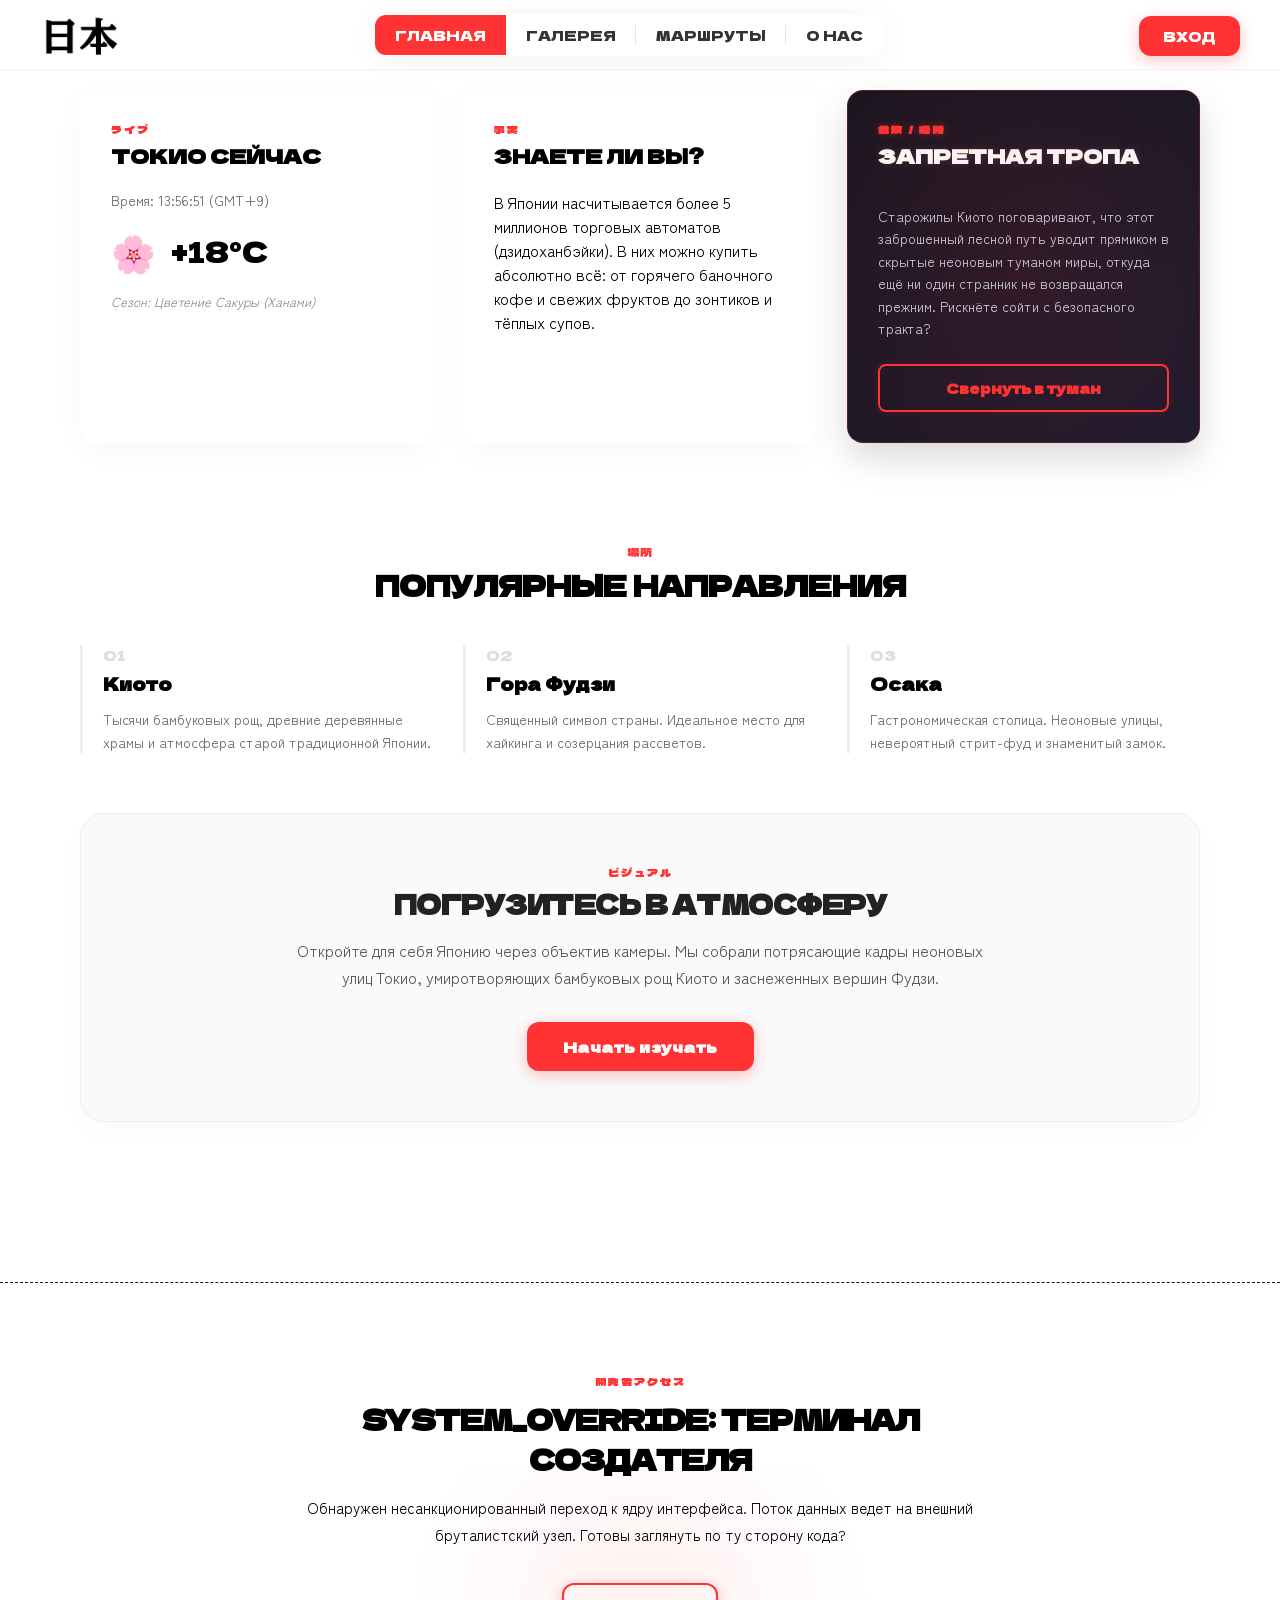
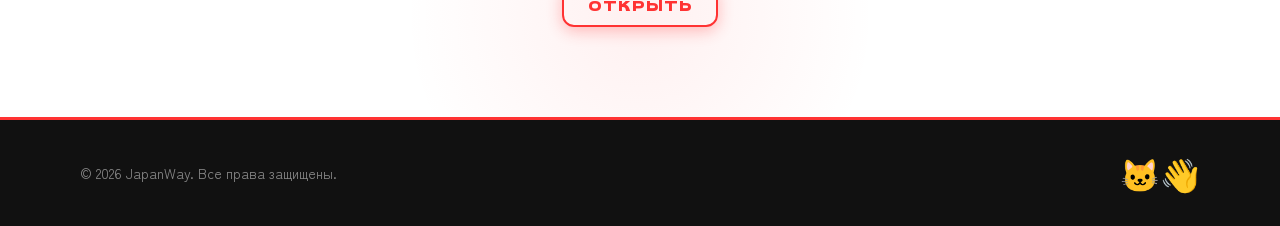
<file: index.html>
<!DOCTYPE html>
<html lang="ru">

<head>
    <meta charset="UTF-8">
    <meta name="viewport" content="width=device-width, initial-scale=1.0">
    <title>JapanWay • Главная</title>
    <link rel="stylesheet" href="css/index.css">
    <link rel="stylesheet" href="css/style.css">
</head>

<body>

<header class="main-header">
    <div class="header-logo">
        <a href="index.html">
            <img src="photo/logo.png" alt="Логотип">
        </a>
    </div>

    <nav class="header-center-nav">
        <a href="index.html" class="nav-btn active">Главная</a>
        <a href="gallery.html" class="nav-btn">Галерея</a>
        <a href="routes.html" class="nav-btn">Маршруты</a>
        <a href="about.html" class="nav-btn">О нас</a>
    </nav>

    <div class="header-right-action">
        <a href="register.html" class="action-btn">Вход</a>
    </div>
</header>

<main class="main-content">
    <section class="japan-info-section">
        <div class="info-grid">
            <div class="japan-card weather-card">
                <div class="card-header">
                    <span class="jap-subtitle">ライブ</span>
                    <h3>Токио Сейчас</h3>
                </div>
                <div class="weather-timezone">
                    <p class="time-text">Время: <span id="tokyo-time">--:--:--</span> (GMT+9)</p>
                    <div class="weather-status">
                        <span class="weather-icon" id="weather-icon">🌸</span>
                        <span class="weather-temp" id="weather-temp">--°C</span>
                    </div>
                    <p class="season-text" id="weather-desc">Загрузка погоды...</p>
                </div>
            </div>

            <div class="japan-card fact-card">
                <div class="card-header">
                    <span class="jap-subtitle">事実</span>
                    <h3>Знаете ли вы?</h3>
                </div>
                <p id="random-fact-text" class="card-text">Загрузка интересного факта...</p>
            </div>

            <div class="japan-card mysterious-card">
                <div class="card-header">
                    <span class="jap-subtitle">危険 / 迷路</span>
                    <h3>Запретная тропа</h3>
                </div>
                <div class="mysterious-card-body">
                    <p class="card-text">
                        Старожилы Киото поговаривают, что этот заброшенный лесной путь уводит прямиком в скрытые неоновым туманом миры, откуда ещё ни один странник не возвращался прежним. Рискнёте сойти с безопасного тракта?
                    </p>
                    <a href="abandoned-shrine.html" class="action-btn mystery-btn">Свернуть в туман</a>
                </div>
            </div>
        </div>
    </section>

    <section class="locations-section">
        <span class="section-subtitle">場所</span>
        <h2 class="section-title">Популярные направления</h2>
        
        <div class="locations-grid">
            <div class="location-item">
                <div class="location-num">01</div>
                <h4>Киото</h4>
                <p>Тысячи бамбуковых рощ, древние деревянные храмы и атмосфера старой традиционной Японии.</p>
            </div>
            <div class="location-item">
                <div class="location-num">02</div>
                <h4>Гора Фудзи</h4>
                <p>Священный символ страны. Идеальное место для хайкинга и созерцания рассветов.</p>
            </div>
            <div class="location-item">
                <div class="location-num">03</div>
                <h4>Осака</h4>
                <p>Гастрономическая столица. Неоновые улицы, невероятный стрит-фуд и знаменитый замок.</p>
            </div>
        </div>
    </section>

    <section class="cta-gallery-section">
        <div class="cta-container">
            <span class="jap-subtitle">ビジュアル</span>
            <h3>Погрузитесь в атмосферу</h3>
            <p class="cta-text">
                Откройте для себя Японию через объектив камеры. Мы собрали потрясающие кадры неоновых улиц Токио, умиротворяющих бамбуковых рощ Киото и заснеженных вершин Фудзи.
            </p>
            <a href="gallery.html" class="action-btn cta-btn">
                Начать изучать
            </a>
        </div>
    </section>

    <div class="global-coin-rain" id="global-coin-rain"></div>

    <section class="dev-anomaly-section">
        <div class="anomaly-container">
            <span class="jap-subtitle" style="color: var(--accent-color);">開発者アクセス</span>
            <h3>SYSTEM_OVERRIDE: Терминал создателя</h3>
            <p class="anomaly-text">
                Обнаружен несанкционированный переход к ядру интерфейса. Поток данных ведет на внешний бруталистский узел. Готовы заглянуть по ту сторону кода?
            </p>
            <a href="under-development.html" class="action-btn anomaly-link-btn">Открыть</a>
        </div>
    </section>

    <footer class="main-footer">
        <div class="footer-container">
            <p class="footer-copy">&copy; 2026 JapanWay. Все права защищены.</p>
            
            <div class="lucky-cat-wrapper" id="lucky-cat-trigger">
                <div class="coin-container" id="coin-container"></div>
                <div class="lucky-cat">🐱👋</div>
                <span class="cat-tooltip">Нажми на удачу</span>
            </div>
        </div>
    </footer>
</main>

<script src="js/main.js"></script>
</body>

</html>
</file>
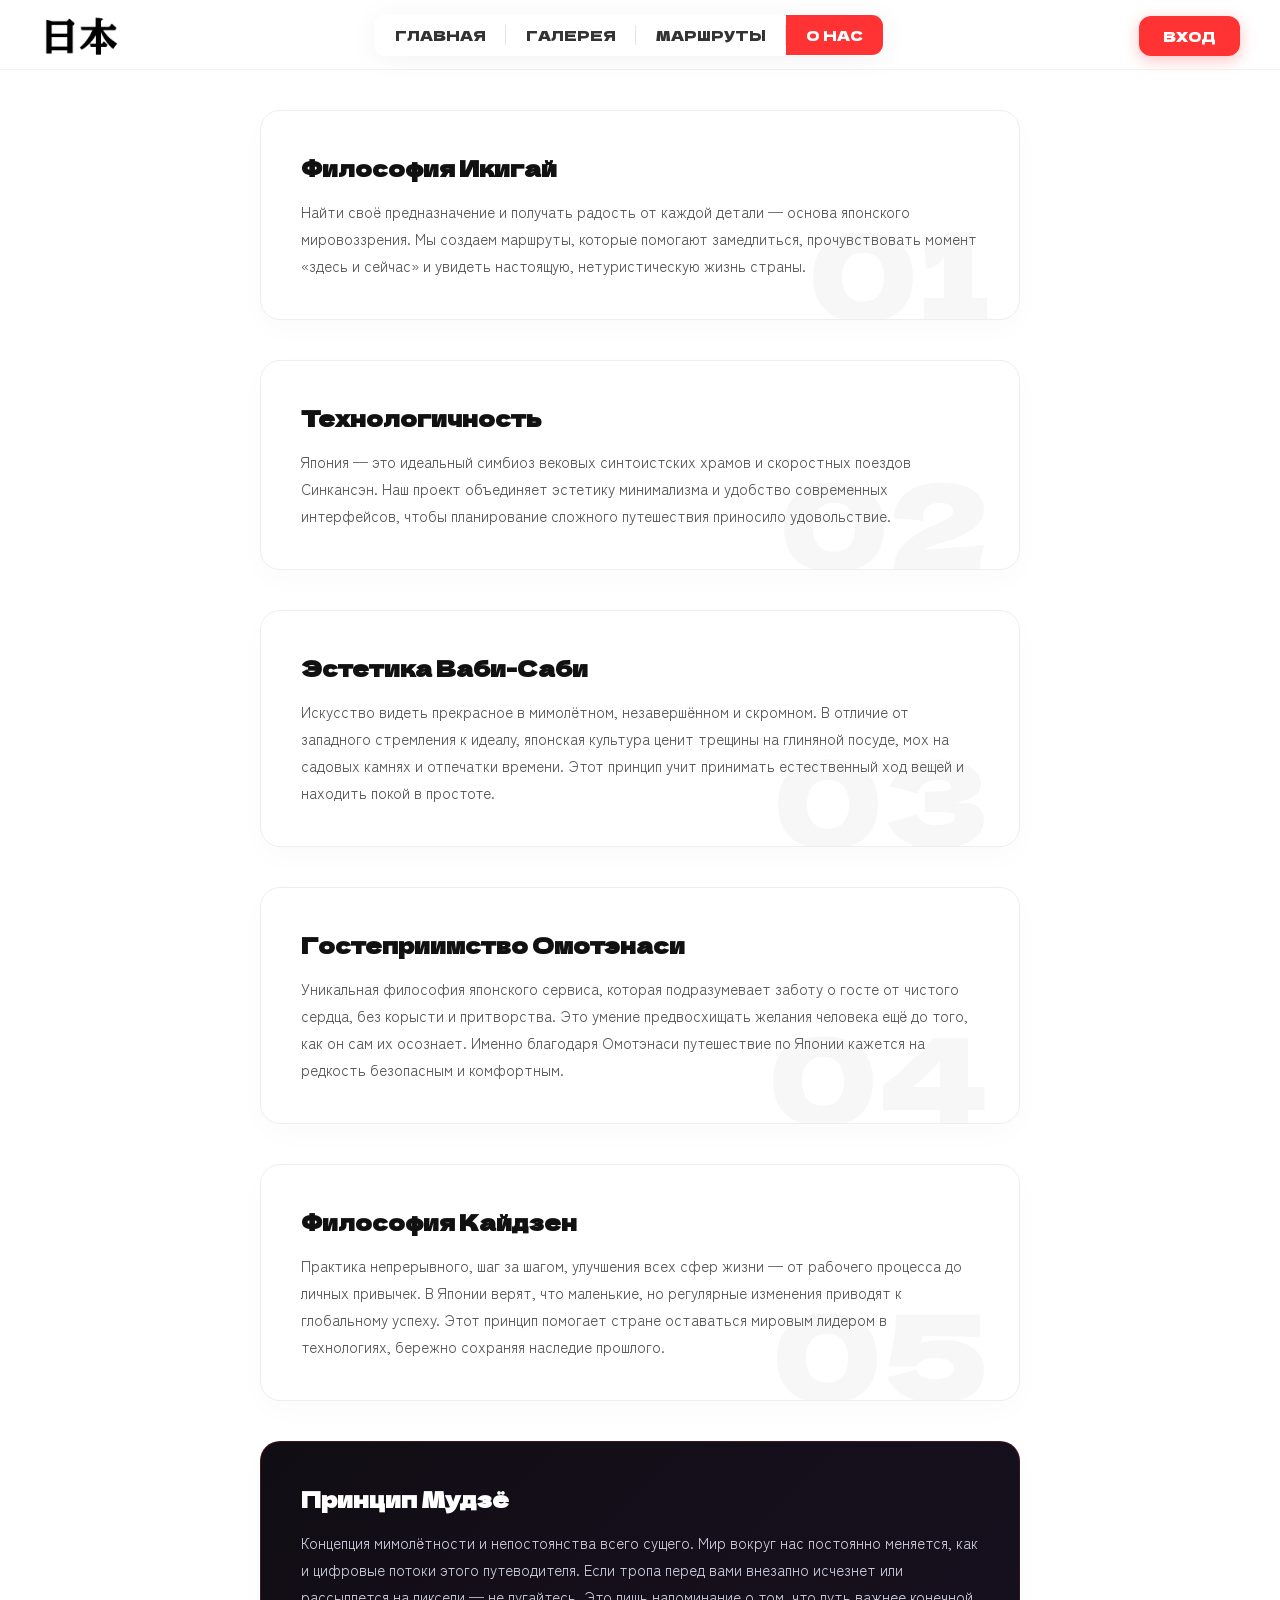
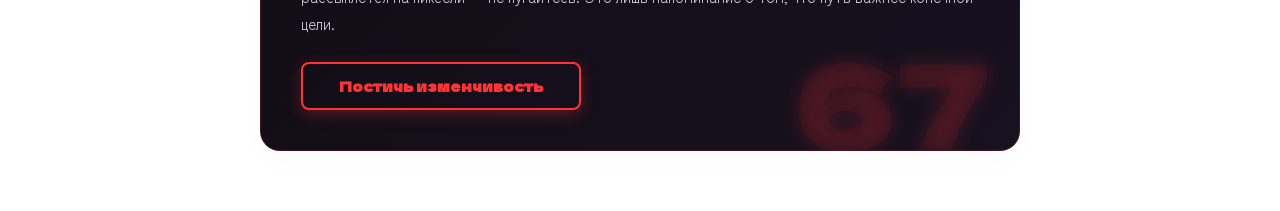
<file: about.html>
<!DOCTYPE html>
<html lang="ru">
<head>
    <meta charset="UTF-8">
    <meta name="viewport" content="width=device-width, initial-scale=1.0">
    <title>JapanWay • О японии</title>
    <link rel="stylesheet" href="css/style.css">
    <link rel="stylesheet" href="css/about.css">
</head>
<body>

<header class="main-header">
    <div class="header-logo">
        <a href="index.html">
            <img src="photo/logo.png" alt="Логотип">
        </a>
    </div>

    <nav class="header-center-nav">
        <a href="index.html" class="nav-btn">Главная</a>
        <a href="gallery.html" class="nav-btn">Галерея</a>
        <a href="routes.html" class="nav-btn">Маршруты</a>
        <a href="about.html" class="nav-btn active">О нас</a>
    </nav>

    <div class="header-right-action">
        <a href="register.html" class="action-btn">Вход</a>
    </div>
</header>

<main class="main-content">

    <section class="about-philosophy-vertical">
        
        <div class="philosophy-card-v">
            <div class="phil-num-bg">01</div>
            <div class="phil-content-v">
                <h3>Философия Икигай</h3>
                <p>
                    Найти своё предназначение и получать радость от каждой детали — основа японского мировоззрения. Мы создаем маршруты, которые помогают замедлиться, прочувствовать момент «здесь и сейчас» и увидеть настоящую, нетуристическую жизнь страны.
                </p>
            </div>
        </div>

        <div class="philosophy-card-v">
            <div class="phil-num-bg">02</div>
            <div class="phil-content-v">
                <h3>Технологичность</h3>
                <p>
                    Япония — это идеальный симбиоз вековых синтоистских храмов и скоростных поездов Синкансэн. Наш проект объединяет эстетику минимализма и удобство современных интерфейсов, чтобы планирование сложного путешествия приносило удовольствие.
                </p>
            </div>
        </div>

        <div class="philosophy-card-v">
            <div class="phil-num-bg">03</div>
            <div class="phil-content-v">
                <h3>Эстетика Ваби-Саби</h3>
                <p>
                    Искусство видеть прекрасное в мимолётном, незавершённом и скромном. В отличие от западного стремления к идеалу, японская культура ценит трещины на глиняной посуде, мох на садовых камнях и отпечатки времени. Этот принцип учит принимать естественный ход вещей и находить покой в простоте.
                </p>
            </div>
        </div>

        <div class="philosophy-card-v">
            <div class="phil-num-bg">04</div>
            <div class="phil-content-v">
                <h3>Гостеприимство Омотэнаси</h3>
                <p>
                    Уникальная философия японского сервиса, которая подразумевает заботу о госте от чистого сердца, без корысти и притворства. Это умение предвосхищать желания человека ещё до того, как он сам их осознает. Именно благодаря Омотэнаси путешествие по Японии кажется на редкость безопасным и комфортным.
                </p>
            </div>
        </div>

        <div class="philosophy-card-v">
            <div class="phil-num-bg">05</div>
            <div class="phil-content-v">
                <h3>Философия Кайдзен</h3>
                <p>
                    Практика непрерывного, шаг за шагом, улучшения всех сфер жизни — от рабочего процесса до личных привычек. В Японии верят, что маленькие, но регулярные изменения приводят к глобальному успеху. Этот принцип помогает стране оставаться мировым лидером в технологиях, бережно сохраняя наследие прошлого.
                </p>
            </div>
        </div>

        <div class="philosophy-card-v glitch-philosophy-card-v">
            <div class="phil-num-bg anomaly-num-v">67</div> <div class="phil-content-v">
                <h3>Принцип Мудзё</h3>
                <p>
                    Концепция мимолётности и непостоянства всего сущего. Мир вокруг нас постоянно меняется, как и цифровые потоки этого путеводителя. Если тропа перед вами внезапно исчезнет или рассыплется на пиксели — не пугайтесь. Это лишь напоминание о том, что путь важнее конечной цели.
                </p>
                <div class="about-anomaly-action">
                    <a href="broken-zen.html" class="action-btn glitch-btn">Постичь изменчивость</a>
                </div>
            </div>
        </div>

    </section>

</main>

</body>
</html>
</file>
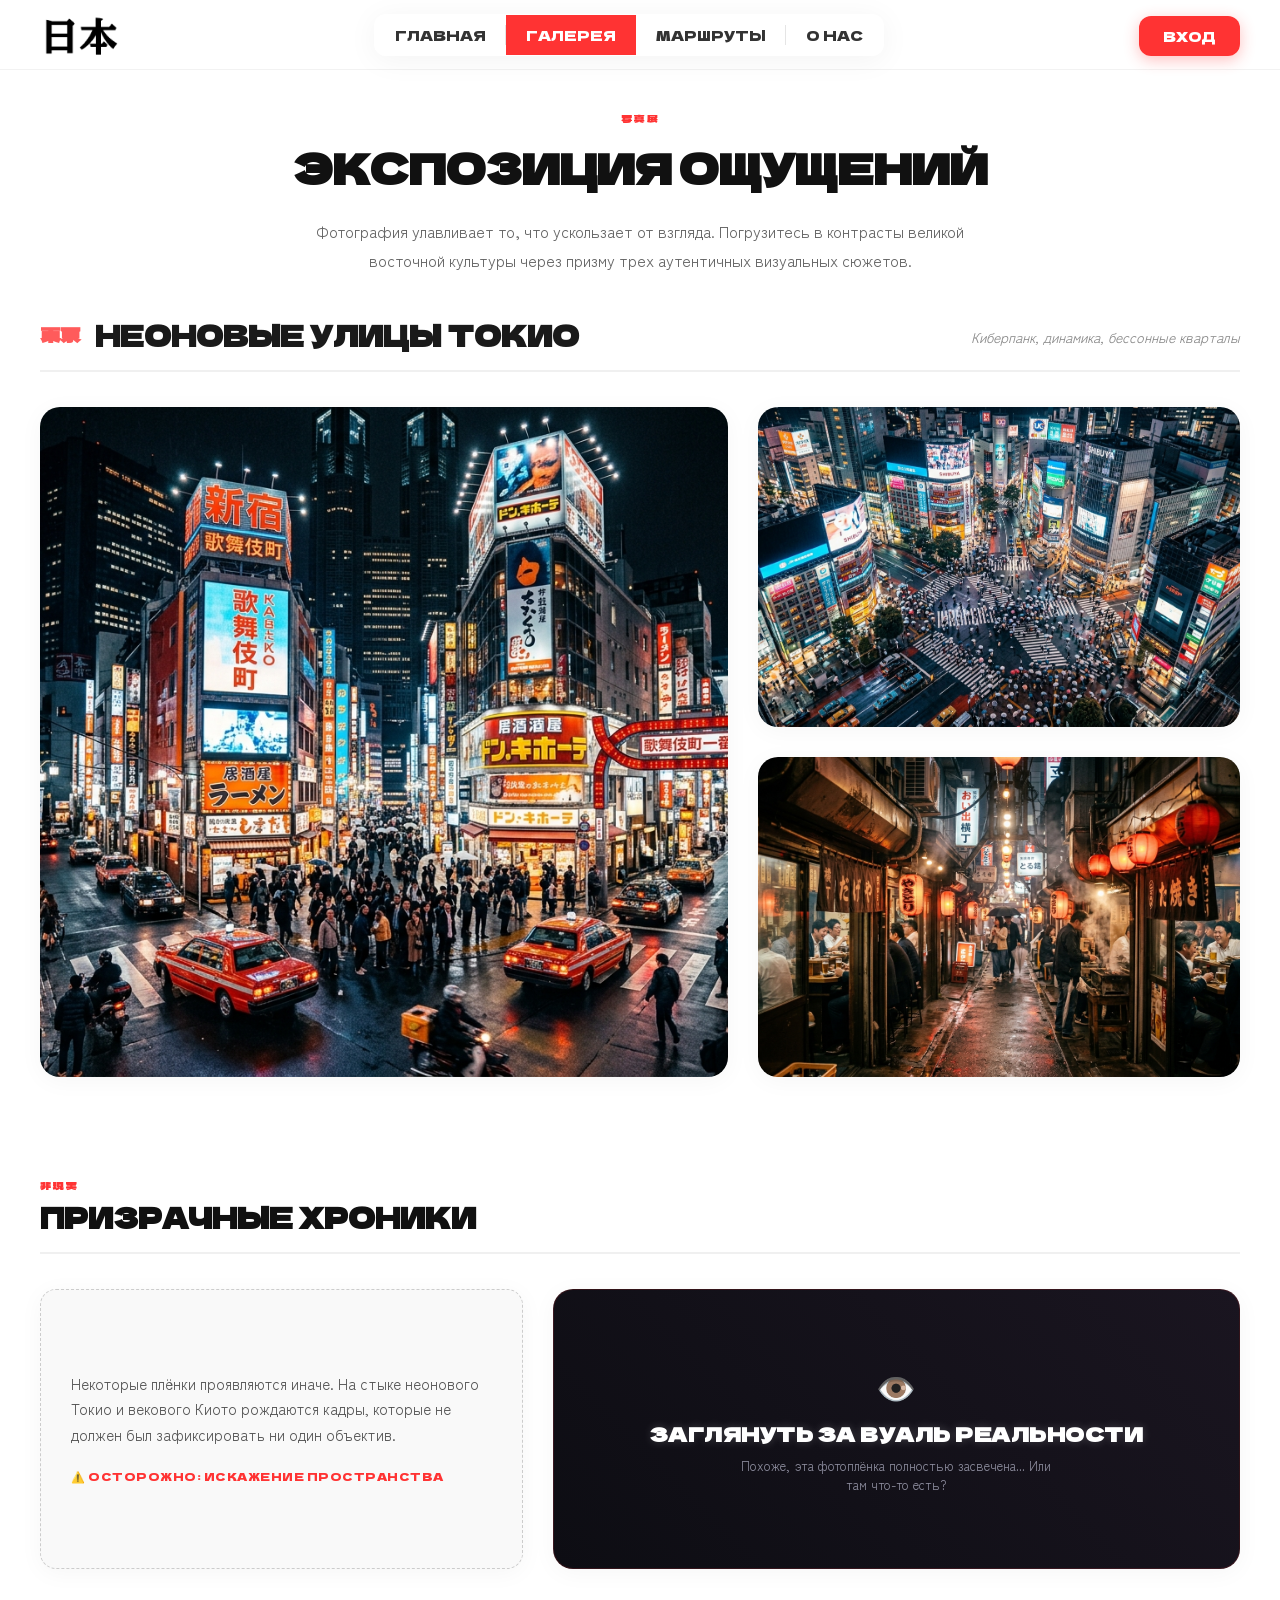
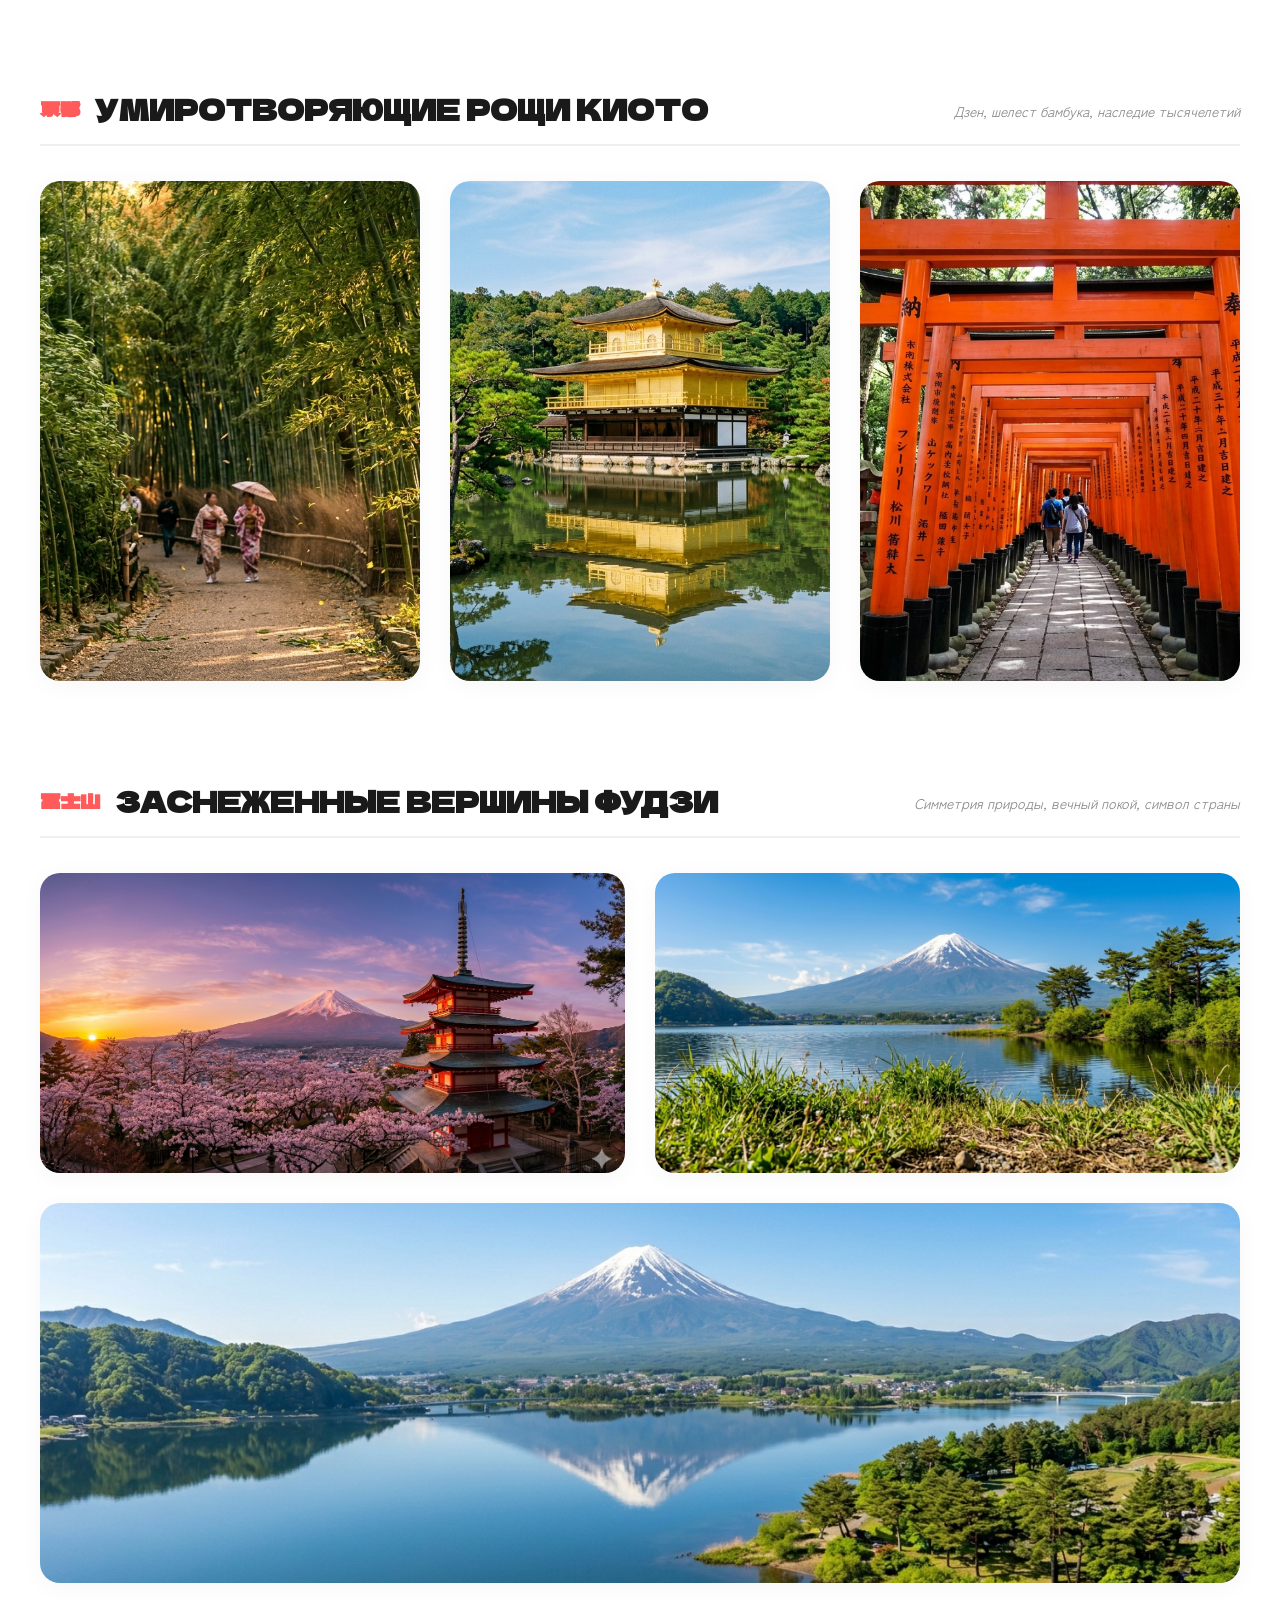
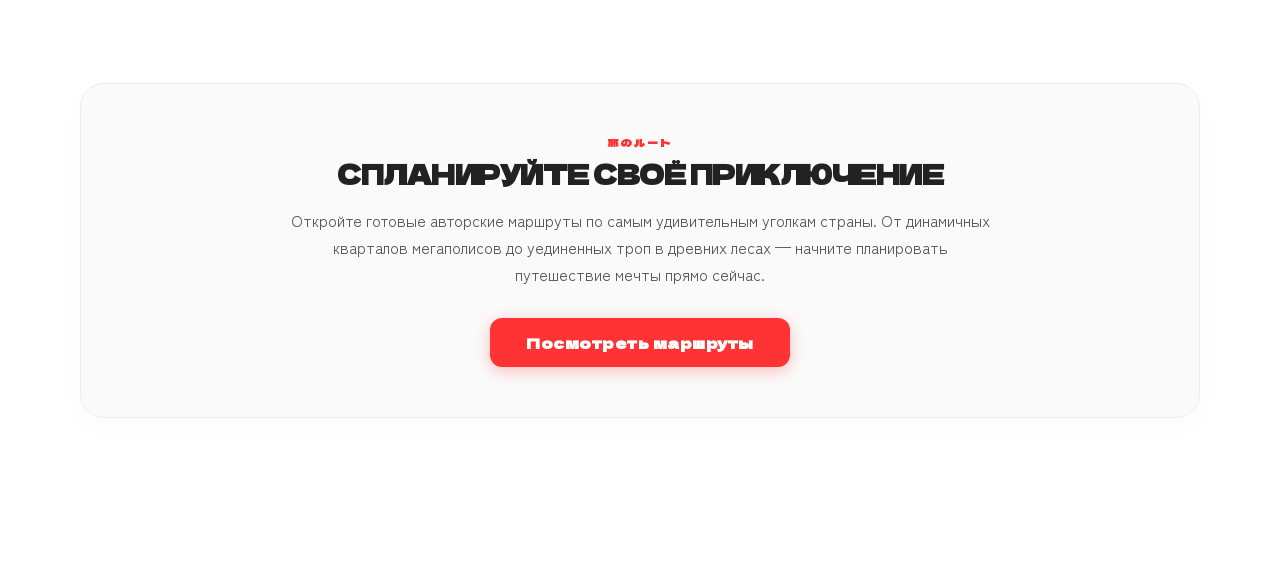
<file: gallery.html>
<!DOCTYPE html>
<html lang="ru">
<head>
    <meta charset="UTF-8">
    <meta name="viewport" content="width=device-width, initial-scale=1.0">
    <title>JapanWay • Галерея</title>
    <link rel="stylesheet" href="css/style.css">
    <link rel="stylesheet" href="css/gallery.css">
</head>
<body>

<header class="main-header">
    <div class="header-logo">
        <a href="index.html">
            <img src="photo/logo.png" alt="Логотип">
        </a>
    </div>

    <nav class="header-center-nav">
        <a href="index.html" class="nav-btn">Главная</a>
        <a href="gallery.html" class="nav-btn active">Галерея</a>
        <a href="routes.html" class="nav-btn">Маршруты</a>
        <a href="about.html" class="nav-btn">О нас</a>
    </nav>

    <div class="header-right-action">
        <a href="register.html" class="action-btn">Вход</a>
    </div>
</header>

<main class="main-content">
    
    <section class="gallery-hero">
        <span class="jap-subtitle">写真展</span>
        <h1>Экспозиция ощущений</h1>
        <p class="gallery-hero-text">
            Фотография улавливает то, что ускользает от взгляда. Погрузитесь в контрасты великой восточной культуры через призму трех аутентичных визуальных сюжетов.
        </p>
    </section>

    <section class="gallery-section">
        <div class="location-branding">
            <h2><span class="jap-char">東京</span> Неоновые улицы Токио</h2>
            <div class="location-meta">Киберпанк, динамика, бессонные кварталы</div>
        </div>
        
        <div class="grid-container grid-tokyo">
            <div class="photo-card card-1">
                <img src="photo/1.png" alt="Синдзюку в неоновых огнях">
                <div class="photo-info">
                    <h3 class="photo-title">Огни полуночного Синдзюку</h3>
                </div>
            </div>
            <div class="photo-card card-2">
                <img src="photo/2.png" alt="Перекресток Сибуя сверху">
                <div class="photo-info">
                    <h3 class="photo-title">Ритм перекрестка Сибуя</h3>
                </div>
            </div>
            <div class="photo-card card-3">
                <img src="photo/3.png" alt="Атмосферные переулки Омоидзэ Ёкотё">
                <div class="photo-info">
                    <h3 class="photo-title">Скрытые переулки Омоидзэ Ёкотё</h3>
                </div>
            </div>
        </div>
    </section>

    <section class="gallery-section mysterious-gallery-section">
        <div class="location-branding">
            <div class="brand-left">
                <span class="jap-subtitle">非現実</span>
                <h2 class="location-title">Призрачные хроники</h2>
            </div>
        </div>
        
        <div class="photo-grid grid-mystery">
            <div class="photo-card card-mystery-info">
                <div class="mystery-info-content">
                    <p>
                        Некоторые плёнки проявляются иначе. На стыке неонового Токио и векового Киото рождаются кадры, которые не должен был зафиксировать ни один объектив. 
                    </p>
                    <span class="warning-text">⚠️ Осторожно: искажение пространства</span>
                </div>
            </div>
            
            <a href="neon-mirage.html" class="photo-card card-anomaly">
                <div class="anomaly-overlay">
                    <span class="anomaly-icon">👁️</span>
                    <h3 class="photo-title">Заглянуть за вуаль реальности</h3>
                    <p class="anomaly-desc">Похоже, эта фотоплёнка полностью засвечена... Или там что-то есть?</p>
                </div>
                <div class="glitch-line"></div>
            </a>
        </div>
    </section>

    <section class="gallery-section">
        <div class="location-branding">
            <h2><span class="jap-char">京都</span> Умиротворяющие рощи Киото</h2>
            <div class="location-meta">Дзен, шелест бамбука, наследие тысячелетий</div>
        </div>
        
        <div class="grid-container grid-kyoto">
            <div class="photo-card card-1">
                <img src="photo/4.png" alt="Бамбуковый лес Арасияма">
                <div class="photo-info">
                    <h3 class="photo-title">Стебли Арасиямы на ветру</h3>
                </div>
            </div>
            <div class="photo-card card-2">
                <img src="photo/5.png" alt="Золотой павильон Кинкаку-дзи">
                <div class="photo-info">
                    <h3 class="photo-title">Отражение Золотого Павильона</h3>
                </div>
            </div>
            <div class="photo-card card-3">
                <img src="photo/6.png" alt="Ворота Тории в Фусими Инари">
                <div class="photo-info">
                    <h3 class="photo-title">Коридоры ворот Фусими Инари</h3>
                </div>
            </div>
        </div>
    </section>

    <section class="gallery-section">
        <div class="location-branding">
            <h2><span class="jap-char">富士山</span> Заснеженные вершины Фудзи</h2>
            <div class="location-meta">Симметрия природы, вечный покой, символ страны</div>
        </div>
        
        <div class="grid-container grid-fuji">
            <div class="photo-card card-1">
                <img src="photo/7.png" alt="Пагода Чурейто на фоне Фудзи">
                <div class="photo-info">
                    <h3 class="photo-title">Пагода Чурейто на рассвете</h3>
                </div>
            </div>
            <div class="photo-card card-2">
                <img src="photo/8.png" alt="Фудзи у озера Кавагутико">
                <div class="photo-info">
                    <h3 class="photo-title">Зеркало озера Кавагутико</h3>
                </div>
            </div>
            <div class="photo-card card-3">
                <img src="photo/9.png" alt="Фудзи дальний план панорама">
                <div class="photo-info">
                    <h3 class="photo-title">Священный пик сквозь облака</h3>
                </div>
            </div>
        </div>
    </section>

    <section class="cta-gallery-section">
        <div class="cta-container">
            <span class="jap-subtitle">旅のルート</span>
            <h3>Спланируйте своё приключение</h3>
            <p class="cta-text">
                Откройте готовые авторские маршруты по самым удивительным уголкам страны. От динамичных кварталов мегаполисов до уединенных троп в древних лесах — начните планировать путешествие мечты прямо сейчас.
            </p>
            <a href="routes.html" class="action-btn cta-btn">
                Посмотреть маршруты
            </a>
        </div>
    </section>

</main>

</body>
</html>
</file>
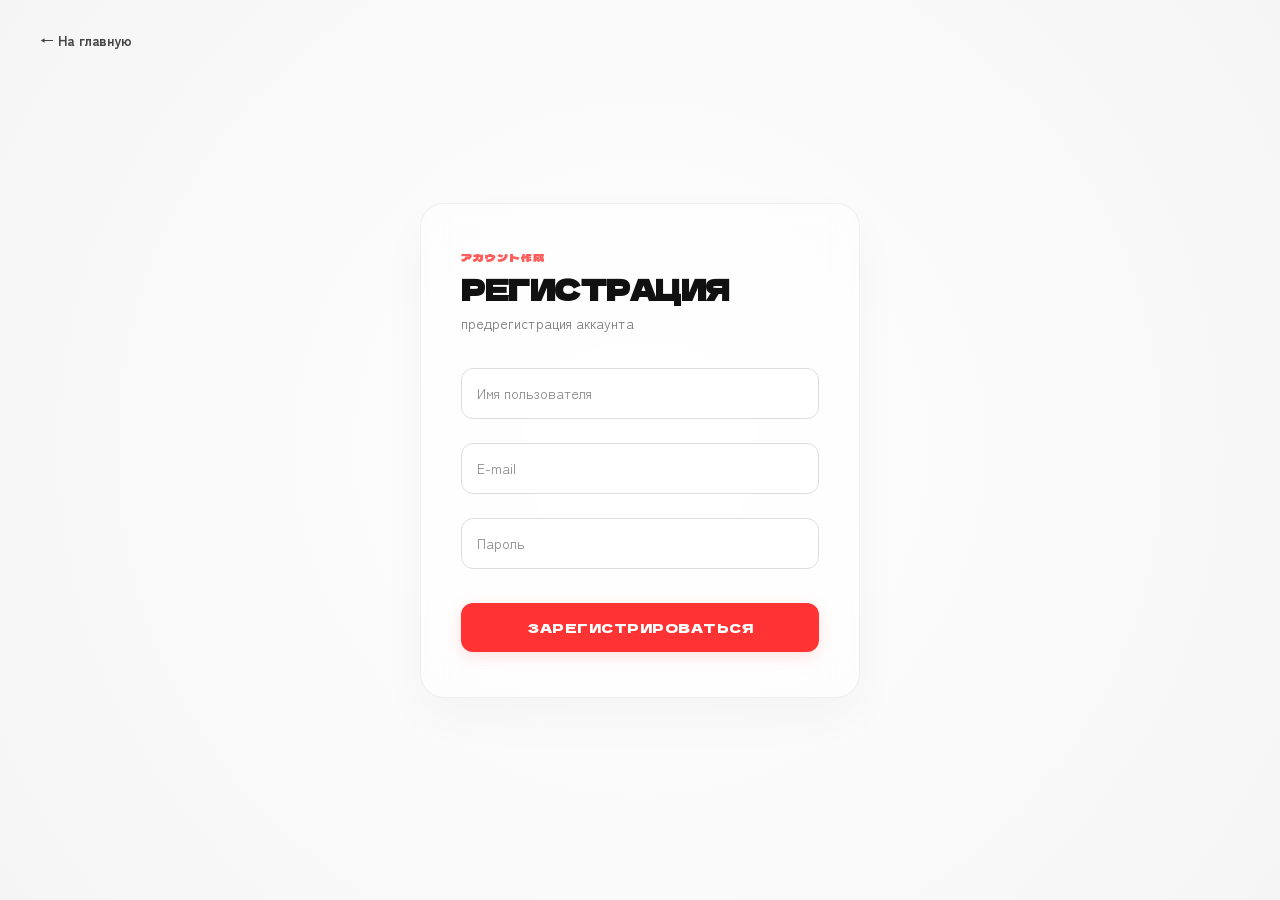
<file: register.html>
<!DOCTYPE html>
<html lang="ru">
<head>
    <meta charset="UTF-8">
    <meta name="viewport" content="width=device-width, initial-scale=1.0">
    <title>JapanWay • Регистрация</title>
    <link rel="stylesheet" href="css/style.css">
    <link rel="stylesheet" href="css/register.css">
    <link rel="icon" type="image/png" href="photo/favicon.png">
</head>
<body class="register-page">

    <div class="sakura-rain-container" id="sakura-rain"></div>

    <a href="index.html" class="back-to-site">← На главную</a>

    <input type="checkbox" id="form-trigger" class="form-toggle-input">

    <div class="auth-card">
        
        <div class="auth-screen form-screen">
            <span class="jap-subtitle">アカウント作成</span>
            <h1 class="auth-title">Регистрация</h1>
            <p class="auth-subtitle">предрегистрация аккаунта</p>
            
            <form action="#" onsubmit="return false;">
                <div class="input-group">
                    <input type="text" required placeholder=" ">
                    <label>Имя пользователя</label>
                </div>
                <div class="input-group">
                    <input type="email" required placeholder=" ">
                    <label>E-mail</label>
                </div>
                <div class="input-group">
                    <input type="password" required placeholder=" ">
                    <label>Пароль</label>
                </div>

                <label for="form-trigger" class="action-btn submit-label-btn">
                    Зарегистрироваться
                </label>
            </form>
        </div>

        <div class="auth-screen success-screen">
            <div class="success-icon">🌸</div>
            <span class="jap-subtitle">送信完了</span>
            <h2 class="success-title">Заявка передана</h2>
            <p class="success-text">Ваша заявка на регистрацию успешно передана владельцам сайта. Пожалуйста, ожидайте подтверждения на указанный E-mail.</p>
            
            <a href="index.html" class="action-btn back-home-btn">
                На главную
            </a>
        </div>

    </div>

<script src="js/register.js"></script>
</body>
</html>
</file>
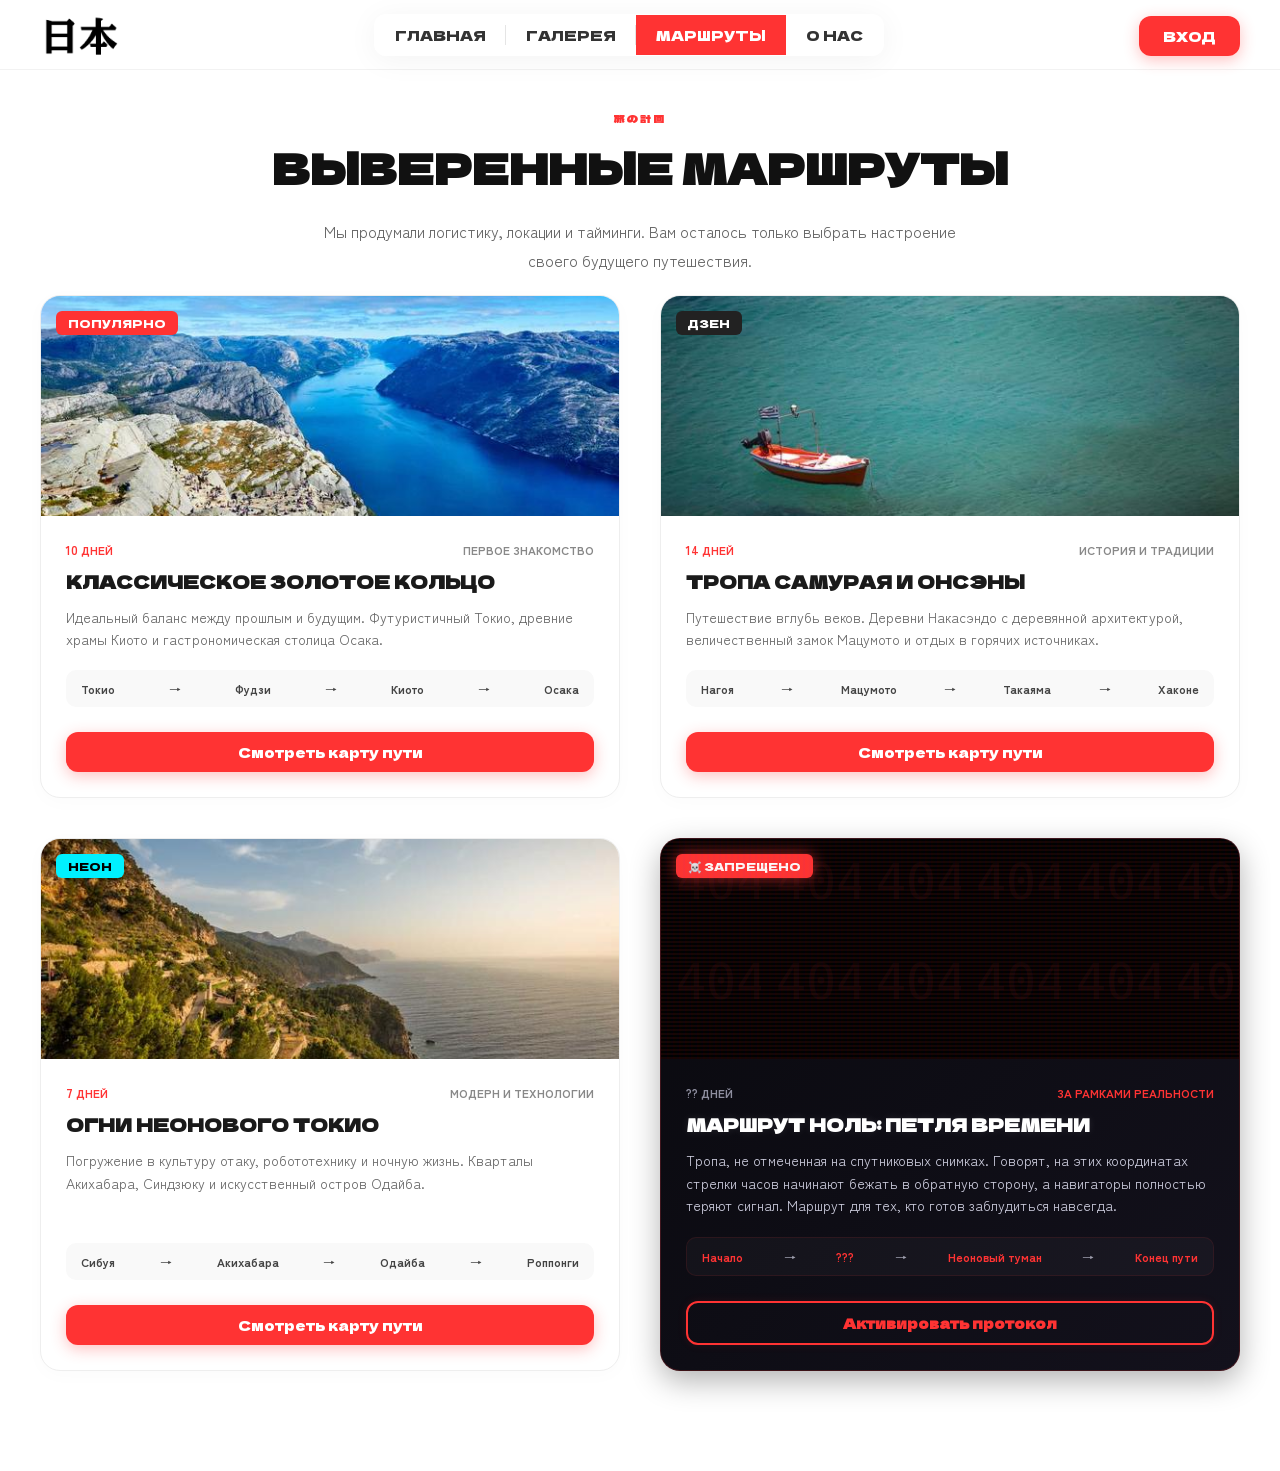
<file: routes.html>
<!DOCTYPE html>
<html lang="ru">
<head>
    <meta charset="UTF-8">
    <meta name="viewport" content="width=device-width, initial-scale=1.0">
    <title>JapanWay • Маршруты</title>
    <link rel="stylesheet" href="css/routes.css">
    <link rel="stylesheet" href="css/style.css">

</head>
<body>

<header class="main-header">
    <div class="header-logo">
        <a href="index.html">
            <img src="photo/logo.png" alt="Логотип">
        </a>
    </div>

    <nav class="header-center-nav">
        <a href="index.html" class="nav-btn">Главная</a>
        <a href="gallery.html" class="nav-btn">Галерея</a>
        <a href="routes.html" class="nav-btn active">Маршруты</a>
        <a href="about.html" class="nav-btn">О нас</a>
    </nav>

    <div class="header-right-action">
        <a href="register.html" class="action-btn">Вход</a>
    </div>
</header>

<main class="main-content">
    <section class="routes-hero">
        <span class="jap-subtitle">旅の計画</span>
        <h1>Выверенные маршруты</h1>
        <p class="routes-hero-text">
            Мы продумали логистику, локации и тайминги. Вам осталось только выбрать настроение своего будущего путешествия.
        </p>
    </section>
    
    <section class="routes-section">
        <div class="routes-grid">
            
            <div class="route-card">
                <div class="route-image">
                    <img src="photo/10.jpg" alt="Классический маршрут">
                    <span class="route-badge badge-popular">Популярно</span>
                </div>
                <div class="route-content">
                    <div class="route-meta">
                        <span class="route-days">10 дней</span>
                        <span class="route-type">Первое знакомство</span>
                    </div>
                    <h3 class="route-title">Классическое Золотое Кольцо</h3>
                    <p class="route-description">
                        Идеальный баланс между прошлым и будущим. Футуристичный Токио, древние храмы Киото и гастрономическая столица Осака.
                    </p>
                    <div class="route-locations">
                        <span>Токио</span> → <span>Фудзи</span> → <span>Киото</span> → <span>Осака</span>
                    </div>
                    <a href="under-development.html" class="action-btn route-btn">Смотреть карту пути</a>
                </div>
            </div>
    
            <div class="route-card">
                <div class="route-image">
                    <img src="photo/11.jpg" alt="Исторический маршрут">
                    <span class="route-badge">Дзен</span>
                </div>
                <div class="route-content">
                    <div class="route-meta">
                        <span class="route-days">14 дней</span>
                        <span class="route-type">История и Традиции</span>
                    </div>
                    <h3 class="route-title">Тропа Самурая и Онсэны</h3>
                    <p class="route-description">
                        Путешествие вглубь веков. Деревни Накасэндо с деревянной архитектурой, величественный замок Мацумото и отдых в горячих источниках.
                    </p>
                    <div class="route-locations">
                        <span>Нагоя</span> → <span>Мацумото</span> → <span>Такаяма</span> → <span>Хаконе</span>
                    </div>
                    <a href="under-development.html" class="action-btn route-btn">Смотреть карту пути</a>
                </div>
            </div>
    
            <div class="route-card">
                <div class="route-image">
                    <img src="photo/12.jpg" alt="Урбан маршрут">
                    <span class="route-badge badge-cyber">Неон</span>
                </div>
                <div class="route-content">
                    <div class="route-meta">
                        <span class="route-days">7 дней</span>
                        <span class="route-type">Модерн и Технологии</span>
                    </div>
                    <h3 class="route-title">Огни Неонового Токио</h3>
                    <p class="route-description">
                        Погружение в культуру отаку, робототехнику и ночную жизнь. Кварталы Акихабара, Синдзюку и искусственный остров Одайба.
                    </p>
                    <div class="route-locations">
                        <span>Сибуя</span> → <span>Акихабара</span> → <span>Одайба</span> → <span>Роппонги</span>
                    </div>
                    <a href="under-development.html" class="action-btn route-btn">Смотреть карту пути</a>
                </div>
            </div>

            <div class="route-card secret-anomaly-route">
                <div class="route-image">
                    <div class="anomaly-scanlines"></div>
                    <span class="route-badge badge-anomaly">☠️ Запрещено</span>
                </div>
                <div class="route-content">
                    <div class="route-meta">
                        <span class="route-days">?? дней</span>
                        <span class="route-type">За рамками реальности</span>
                    </div>
                    <h3 class="route-title">Маршрут Ноль: Петля Времени</h3>
                    <p class="route-description">
                        Тропа, не отмеченная на спутниковых снимках. Говорят, на этих координатах стрелки часов начинают бежать в обратную сторону, а навигаторы полностью теряют сигнал. Маршрут для тех, кто готов заблудиться навсегда.
                    </p>
                    <div class="route-locations">
                        <span>Начало</span> → <span>???</span> → <span>Неоновый туман</span> → <span>Конец пути</span>
                    </div>
                    <a href="time-distortion.html" class="action-btn route-btn anomaly-btn">Активировать протокол</a>
                </div>
            </div>
    
        </div>
    </section>
</main>

</body>
</html>
</file>
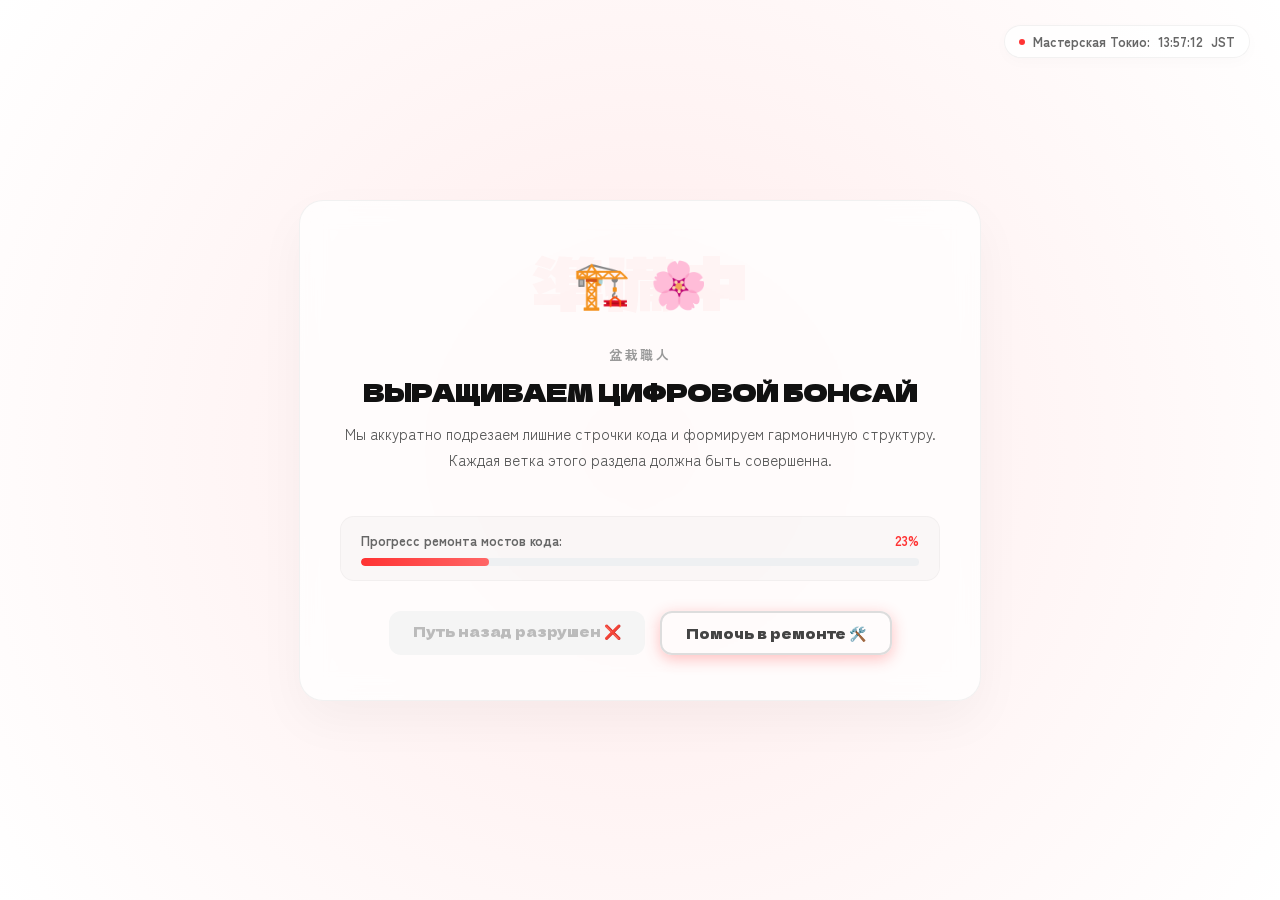
<file: under-development.html>
<!DOCTYPE html>
<html lang="ru">
<head>
    <meta charset="UTF-8">
    <meta name="viewport" content="width=device-width, initial-scale=1.0">
    <title>Тракт заблокирован</title>
    <link rel="stylesheet" href="css/style.css">
    <link rel="stylesheet" href="css/under-development.css">
</head>
<body>

<main class="dev-container">
    <div class="tokyo-time-widget">
        <span class="widget-dot"></span> Мастерская Токио: <span id="tokyo-time">00:00:00</span> JST
    </div>

    <div class="dev-content">
        <div class="dev-icon-wrapper">
            <span class="dev-jap-char">準備中</span>
            <div class="dev-graphic">
                <span class="emoji-crane">🏗️</span>
                <span class="emoji-sakura">🌸</span>
            </div>
        </div>
        
        <div class="dev-text-block">
            <span class="jap-subtitle">まもなく公開</span>
            <h1 class="dev-title">Раздел в разработке</h1>
            <p class="dev-text">Сканирование целостности пути...</p>
        </div>
        
        <div class="progress-box">
            <div class="progress-info">
                <span>Прогресс ремонта мостов кода:</span>
                <span id="progress-percent">0%</span>
            </div>
            <div class="progress-bar-container">
                <div id="progress-bar-fill" class="progress-bar-fill"></div>
            </div>
        </div>
        
        <div class="dev-actions">
            <a href="index.html" class="action-btn dev-home-btn disabled-btn">Путь назад разрушен ❌</a>
            <a href="#" id="speed-up-btn" class="action-btn speed-up-btn">Помочь в ремонте 🛠️</a>
        </div>
    </div>
</main>

<script src="js/under-development.js"></script>
</body>
</html>
</file>
<file: css/index.css>
.japan-info-section {
    padding: 40px 40px;
    max-width: 1200px;
    margin: 0 auto;
    box-sizing: border-box;
    }

.info-grid {
    display: grid;
    grid-template-columns: repeat(auto-fit, minmax(300px, 1fr));
    gap: 30px;
    }

.japan-card {
    background: rgba(255, 255, 255, 0.5);
    backdrop-filter: blur(12px);
    -webkit-backdrop-filter: blur(12px);
    border: 1px solid rgba(255, 255, 255, 0.3);
    border-radius: 16px;
    padding: 30px;
    box-shadow: 0 8px 32px rgba(0, 0, 0, 0.03);
    transition: transform 0.3s cubic-bezier(0.25, 0.8, 0.25, 1), border-color 0.3s ease;
    }

.japan-card:hover {
    transform: translateY(-5px);
    border-color: var(--accent-color);
    }

.tokyo-date {
    display: block;
    font-family: var(--font-main);
    font-size: 14px;
    color: #888;
    font-weight: 700;
    letter-spacing: 1px;
    margin-bottom: 2px;
    text-transform: uppercase;
    }

.fade-out {
    opacity: 0;
    transform: translateY(-5px);
    transition: opacity 0.4s ease, transform 0.4s ease;
    }

.fade-in {
    opacity: 1;
    transform: translateY(0);
    transition: opacity 0.4s ease, transform 0.4s ease;
    }

.japan-card h3 {
    font-family: var(--font-delta);
    font-size: 20px;
    margin: 0 0 20px 0;
    text-transform: uppercase;
    }

   .dev-anomaly-section {
    background: linear-gradient(180deg, transparent 0%, #0d0d13 100%);
    padding: 90px 40px;
    text-align: center;
    border-top: 1px dashed var(--accent-color);
    position: relative;
    overflow: hidden;
    box-sizing: border-box;
}

body:not(.dark-mode) .dev-anomaly-section {
    background: linear-gradient(180deg, var(--bg-main) 0%, #f4f4f7 100%);
    border-top: 1px dashed #111;
}

.anomaly-container {
    max-width: 700px;
    margin: 0 auto;
    position: relative;
    z-index: 2;
}

.anomaly-container h3 {
    font-family: var(--font-delta);
    font-size: 28px;
    margin: 10px 0 15px 0;
    letter-spacing: -1px;
    text-transform: uppercase;
    color: var(--text-main);
}

.anomaly-text {
    font-family: var(--font-main);
    font-size: 15px;
    color: var(--text-muted);
    line-height: 1.8;
    margin-bottom: 35px;
}

.anomaly-link-btn {
    background: transparent !important;
    color: var(--accent-color) !important;
    border: 2px solid var(--accent-color) !important;
    font-family: var(--font-delta);
    text-transform: uppercase;
    padding: 14px 32px;
    font-size: 13px;
    letter-spacing: 1px;
    display: inline-block;
    transition: all 0.3s cubic-bezier(0.25, 0.8, 0.25, 1);
}

.anomaly-link-btn:hover {
    background: var(--accent-color) !important;
    color: #ffffff !important;
    box-shadow: 0 0 25px rgba(255, 51, 51, 0.5);
    transform: translateY(-3px);
}

.dev-anomaly-section::before {
    content: '';
    position: absolute;
    bottom: -50px;
    left: 50%;
    transform: translateX(-50%);
    width: 600px;
    height: 300px;
    background: radial-gradient(circle, rgba(255, 51, 51, 0.07) 0%, transparent 70%);
    pointer-events: none;
    z-index: 1;
}
</file>
<file: css/style.css>
@import url('https://fonts.googleapis.com/css2?family=Dela+Gothic+One&family=Zen+Kaku+Gothic+New:wght@400;700&display=swap');

html {
  scroll-behavior: smooth;
}

:root {
  --accent-color: #ff3333;
  --accent-hover: #cc0000;
  --bg-blur: rgba(255, 255, 255, 0.1);
  --blur-strength: 8px;
  --font-delta: "Dela Gothic One", sans-serif;
  --font-main: "Zen Kaku Gothic New", sans-serif;
}

body {
  font-family: var(--font-main);
  margin: 0;
  padding-top: 0;
  -webkit-font-smoothing: antialiased;
}

a {
  text-decoration: none;
}

header {
  font-family: var(--font-delta);
  text-transform: uppercase;
}

.main-header {
  position: fixed;
  top: 0;
  left: 0;
  width: 100%;
  height: 70px;
  display: flex;
  align-items: center;
  justify-content: space-between;
  padding: 0 40px;
  box-sizing: border-box;
  background-color: rgba(255, 255, 255, 0.6);
  backdrop-filter: blur(10px);
  -webkit-backdrop-filter: blur(10px);
  border-bottom: 1px solid rgba(0, 0, 0, 0.05);
  z-index: 1000;
  transition: all 0.3s ease;
}

.header-logo a {
  display: block;
  line-height: 0;
}

.header-logo img {
  height: 40px;
  width: auto;
  display: block;
}

.header-center-nav {
  display: flex;
  gap: 0;
  background-color: var(--bg-blur);
  border: 1px solid rgba(255, 255, 255, 0.2);
  border-radius: 12px;
  overflow: hidden;
  backdrop-filter: blur(var(--blur-strength));
  -webkit-backdrop-filter: blur(var(--blur-strength));
  box-shadow: 0 4px 30px rgba(0, 0, 0, 0.05);
}

.nav-btn {
  display: inline-flex;
  align-items: center;
  justify-content: center;
  background: transparent;
  border: none;
  outline: none;
  color: #333;
  padding: 10px 20px;
  font-family: var(--font-delta);
  font-size: 14px;
  cursor: pointer;
  transition: all 0.3s cubic-bezier(0.25, 0.8, 0.25, 1);
  position: relative;
  box-sizing: border-box;
}

.nav-btn:not(:last-child)::after {
  content: '';
  position: absolute;
  right: 0;
  top: 25%;
  height: 50%;
  width: 1px;
  background-color: rgba(0, 0, 0, 0.1);
}

.nav-btn:hover {
  background-color: rgba(0, 0, 0, 0.05);
  color: var(--accent-color);
  transform: translateY(-1px);
}

.nav-btn.active {
  background-color: var(--accent-color);
  color: #fff;
}

.nav-btn.active::after, 
.nav-btn:hover::after {
  background-color: transparent;
}

.action-btn {
  background-color: var(--accent-color);
  color: white;
  border: none;
  padding: 10px 24px;
  font-family: var(--font-delta);
  font-size: 14px;
  border-radius: 12px;
  cursor: pointer;
  box-shadow: 0 4px 15px rgba(255, 51, 51, 0.3);
  transition: all 0.3s cubic-bezier(0.25, 0.8, 0.25, 1);
}

.action-btn:hover {
  background-color: var(--accent-hover);
  transform: scale(1.05);
  box-shadow: 0 6px 20px rgba(255, 51, 51, 0.5);
}

.action-btn:active {
  transform: scale(0.98);
}

/* */

.main-content {
  padding-top: 50px;
}

.jap-subtitle {
  font-family: var(--font-delta);
  color: var(--accent-color);
  font-size: 11px;
  letter-spacing: 2px;
  display: block;
  margin-bottom: 4px;
}

/* */

.time-text { font-size: 14px; color: #666; margin: 0 0 15px 0; }
.weather-status { display: flex; align-items: center; gap: 15px; margin-bottom: 15px; }
.weather-icon { font-size: 36px; }
.weather-temp { font-family: var(--font-delta); font-size: 28px; }
.season-text { font-size: 13px; color: #888; margin: 0; font-style: italic; }
.fact-text { font-size: 15px; line-height: 1.7; color: #444; margin: 0; }

.locations-section {
  max-width: 1200px;
  margin: 60px auto;
  padding: 0 40px;
  box-sizing: border-box;
}

.section-subtitle {
  font-family: var(--font-delta);
  color: var(--accent-color);
  font-size: 12px;
  display: block;
  text-align: center;
}

.section-title {
  font-family: var(--font-delta);
  font-size: 28px;
  text-align: center;
  margin: 5px 0 40px 0;
  text-transform: uppercase;
}

.locations-grid {
  display: grid;
  grid-template-columns: repeat(auto-fit, minmax(280px, 1fr));
  gap: 30px;
}

.location-item {
  border-left: 3px solid #eee;
  padding-left: 20px;
  transition: all 0.3s ease;
}

.location-item:hover {
  border-left-color: var(--accent-color);
  transform: translateX(5px);
}

.location-num {
  font-family: var(--font-delta);
  color: #ddd;
  font-size: 14px;
}

.location-item h4 {
  font-family: var(--font-delta);
  font-size: 18px;
  margin: 5px 0 12px 0;
}

.location-item p {
  font-size: 14px;
  color: #666;
  line-height: 1.6;
  margin: 0;
}

.cta-gallery-section {
  max-width: 1200px;
  margin: 60px auto;
  padding: 0 40px 100px 40px;
  box-sizing: border-box;
}

.cta-container {
  background: #fafafa;
  border: 1px solid #eee;
  border-radius: 24px;
  padding: 50px 40px;
  text-align: center;
  box-shadow: 0 10px 30px rgba(0, 0, 0, 0.02);
  animation: fadeInError 1s ease-out;
}

.cta-container h3 {
  font-family: var(--font-delta);
  font-size: 26px;
  margin: 5px 0 15px 0;
  text-transform: uppercase;
  color: #222;
  letter-spacing: -0.5px;
}

.cta-text {
  font-family: var(--font-main);
  font-size: 16px;
  color: #555;
  max-width: 700px;
  margin: 0 auto 30px auto;
  line-height: 1.7;
}

.cta-btn {
  display: inline-flex;
  align-items: center;
  justify-content: center;
  text-decoration: none;
  padding: 14px 36px;
  font-size: 15px;
  font-weight: bold;
  letter-spacing: 0.5px;
}
  
.gallery-section {
  padding: 0 15px;
  margin-top: 50px;
}

.grid-layout {
  grid-template-columns: 1fr !important;
  gap: 15px;
}

.gallery-item {
  height: 250px !important;
}

.layout-tokyo .item-large,
.layout-fuji .item-wide {
  grid-row: auto !important;
  grid-column: auto !important;
  height: 250px !important;
}

.item-overlay {
  opacity: 1;
  transform: translateY(0);
  background: linear-gradient(to top, rgba(0, 0, 0, 0.8) 20%, rgba(0, 0, 0, 0) 100%);
}

.about-hero {
  max-width: 1400px;
  margin: 0 auto;
  padding: 60px 40px 20px 40px;
  text-align: center;
  box-sizing: border-box;
}

.about-hero h1 {
  font-family: var(--font-delta);
  font-size: 42px;
  color: #111;
  margin: 10px 0 20px 0;
  text-transform: uppercase;
}

.about-hero-text {
  font-family: var(--font-main);
  font-size: 18px;
  color: #555;
  max-width: 750px;
  margin: 0 auto;
  line-height: 1.8;
}

.about-philosophy {
  max-width: 1200px;
  margin: 60px auto;
  padding: 0 40px;
  display: grid;
  grid-template-columns: repeat(2, 1fr);
  gap: 40px;
  box-sizing: border-box;
}

.philosophy-card {
  background: #fafafa;
  border: 1px solid #eee;
  border-radius: 24px;
  padding: 40px;
  position: relative;
  box-sizing: border-box;
}

.phil-num {
  font-family: var(--font-delta);
  font-size: 48px;
  color: rgba(255, 51, 51, 0.1);
  position: absolute;
  top: 25px;
  right: 40px;
}

.philosophy-card h3 {
  font-family: var(--font-delta);
  font-size: 22px;
  margin: 0 0 15px 0;
  text-transform: uppercase;
  color: #1a1a1a;
}

.philosophy-card p {
  font-family: var(--font-main);
  font-size: 15px;
  color: #666;
  line-height: 1.7;
  margin: 0;
}

.about-stats {
  max-width: 1200px;
  margin: 80px auto 120px auto;
  padding: 40px;
  display: flex;
  justify-content: space-around;
  align-items: center;
  border-top: 1px solid #eee;
  border-bottom: 1px solid #eee;
  box-sizing: border-box;
}

.stat-item {
  text-align: center;
}

.stat-number {
  font-family: var(--font-delta);
  font-size: 56px;
  color: var(--accent-color);
  margin-bottom: 5px;
}

.stat-label {
  font-family: var(--font-main);
  font-size: 14px;
  color: #777;
  text-transform: uppercase;
  letter-spacing: 1px;
  font-weight: 700;
}

@media screen and (max-width: 1024px) {
  .about-hero h1 { font-size: 34px; }
  .about-philosophy { grid-template-columns: 1fr; gap: 25px; }
  .stat-number { font-size: 42px; }
}

@media screen and (max-width: 992px) {
  .main-header {
    padding: 0 20px;
  }
  .nav-btn {
    padding: 10px 14px;
    font-size: 13px;
  }
  .action-btn {
    padding: 10px 18px;
    font-size: 13px;
  }
}

@media screen and (max-width: 768px) {
  .main-header {
    height: auto;
    flex-direction: column;
    gap: 12px;
    padding: 15px 10px;
    position: static;
  }

  .header-logo img {
    height: 35px;
  }

  .header-center-nav {
    width: 100%;
    max-width: 100%;
    overflow-x: auto;
    -webkit-overflow-scrolling: touch;
    border-radius: 8px;
    white-space: nowrap;
  }
  
  .nav-btn:not(:last-child)::after {
    display: none;
  }

  .nav-btn {
    flex: 1 0 auto;
    padding: 12px 20px;
    font-size: 12px;
  }

  .header-right-action {
    width: 95%;
  }

  .action-btn {
    display: block;
    width: 100%;
    padding: 12px 0;
    font-size: 14px;
    border-radius: 8px;
    box-sizing: border-box;
    text-align: center;
  }

  .main-content { 
    padding-top: 20px; 
  }
  
  .japan-info-section, 
  .locations-section { 
    padding: 20px 15px; 
    margin: 20px auto; 
  }
  
  .section-title { 
    font-size: 22px; 
  }

  .cta-gallery-section {
    padding: 20px 15px 10px 15px;
    margin: 20px auto 0 auto;
  }
  .cta-container {
    padding: 35px 20px;
  }
  .cta-container h3 {
    font-size: 20px;
  }
  .cta-text {
    font-size: 14px;
    margin-bottom: 25px;
  }
  .cta-btn {
    width: 100%;
    padding: 14px 0;
  }

  .error-code {
    font-size: 80px;
  }
  .error-title {
    font-size: 18px;
  }
  .error-container {
    min-height: 100vh;
  }

  .about-hero { padding: 40px 20px 10px 20px; }
  .about-hero h1 { font-size: 26px; }
  .about-hero-text { font-size: 15px; }
  .about-philosophy { padding: 0 20px; margin: 40px auto; }
  .philosophy-card { padding: 30px; }
  .phil-num { top: 15px; right: 30px; font-size: 36px; }

  .about-stats {
    flex-direction: column;
    gap: 40px;
    margin: 40px auto 80px auto;
    padding: 30px 20px;
  }
}

.main-footer {
  background-color: #111;
  color: #fff;
  padding: 30px 0;
  border-top: 3px solid var(--accent-color);
}

.footer-container {
  max-width: 1200px;
  margin: 0 auto;
  padding: 0 40px;
  display: flex;
  justify-content: space-between;
  align-items: center;
  box-sizing: border-box;
}

.footer-copy {
  font-size: 14px;
  color: #888;
  margin: 0;
}

.lucky-cat-wrapper {
  position: relative;
  display: inline-flex;
  flex-direction: column;
  align-items: center;
  cursor: pointer;
  user-select: none;
  transition: transform 0.2s ease;
}

.lucky-cat-wrapper:hover {
  transform: scale(1.15);
}

.lucky-cat {
  font-size: 32px;
  display: inline-block;
  transform-origin: bottom center;
  animation: catWaving 2.5s infinite ease-in-out;
}

.lucky-cat-wrapper.cat-flash {
  animation: catPopActive 0.4s cubic-bezier(0.175, 0.885, 0.32, 1.275);
}

.cat-tooltip {
  position: absolute;
  bottom: 125%;
  background: rgba(255, 51, 51, 0.95);
  color: #fff;
  font-family: var(--font-main);
  font-size: 11px;
  font-weight: bold;
  padding: 5px 12px;
  border-radius: 20px;
  white-space: nowrap;
  opacity: 0;
  pointer-events: none;
  transform: translateY(10px);
  transition: all 0.3s cubic-bezier(0.4, 0, 0.2, 1);
  box-shadow: 0 4px 10px rgba(0, 0, 0, 0.2);
}

.cat-tooltip::after {
  content: '';
  position: absolute;
  top: 100%;
  left: 50%;
  transform: translateX(-50%);
  border-width: 5px;
  border-style: solid;
  border-color: rgba(255, 51, 51, 0.95) transparent transparent transparent;
}

.lucky-cat-wrapper:hover .cat-tooltip {
  opacity: 1;
  transform: translateY(0);
}

.global-coin-rain {
  position: fixed;
  top: 0;
  left: 0;
  width: 100vw;
  height: 100vh;
  pointer-events: none;
  z-index: 99999;
  overflow: hidden;
}

.rain-coin {
  position: absolute;
  top: -50px;
  user-select: none;
  will-change: transform, top;
  animation: coinFalling forwards linear;
}

.japan-card.mysterious-card {
  background: linear-gradient(135deg, #14141f 0%, #1a1a2e 100%) !important;
  border: 1px solid rgba(255, 51, 51, 0.25) !important;
  color: #ffffff !important;
  position: relative;
  overflow: hidden;
  display: flex;
  flex-direction: column;
  justify-content: space-between;
  box-shadow: 0 15px 35px rgba(0, 0, 0, 0.15);
  transition: transform 0.3s cubic-bezier(0.25, 0.8, 0.25, 1), box-shadow 0.3s ease;
}

.japan-card.mysterious-card::before {
  content: '';
  position: absolute;
  top: -50%;
  left: -50%;
  width: 200%;
  height: 200%;
  background: radial-gradient(circle, rgba(255, 51, 51, 0.12) 0%, transparent 65%);
  animation: mistFloating 10s infinite alternate ease-in-out;
  pointer-events: none;
  z-index: 1;
}

.mysterious-card .card-header h3 {
  color: #ffffff !important;
  text-shadow: 0 0 10px rgba(255, 255, 255, 0.1);
}

.mysterious-card .jap-subtitle {
  color: #ff3333 !important;
  font-weight: 700;
  text-shadow: 0 0 8px rgba(255, 51, 51, 0.4);
}

.mysterious-card-body {
  position: relative;
  z-index: 2;
  display: flex;
  flex-direction: column;
  height: 100%;
  justify-content: space-between;
}

.mysterious-card .card-text {
  color: #cdcdde !important;
  font-size: 14px;
  line-height: 1.6;
  margin: 15px 0 25px 0;
}

.action-btn.mystery-btn {
  background: transparent !important;
  color: #ff3333 !important;
  border: 2px solid #ff3333 !important;
  box-shadow: 0 0 10px rgba(255, 51, 51, 0.15);
  font-weight: 700;
  transition: all 0.3s ease;
  text-align: center;
  display: block;
  width: 100%;
  box-sizing: border-box;
  padding: 12px 0;
  border-radius: 8px;
}

.action-btn.mystery-btn:hover {
  background: #ff3333 !important;
  color: #ffffff !important;
  box-shadow: 0 0 25px rgba(255, 51, 51, 0.7), inset 0 0 10px rgba(255,255,255,0.2);
  transform: translateY(-2px);
}

.japan-card.mysterious-card:hover {
  transform: translateY(-5px);
  box-shadow: 0 20px 40px rgba(255, 51, 51, 0.15);
  border-color: rgba(255, 51, 51, 0.5) !important;
}

@media screen and (min-width: 992px) {
  .japan-info-section .info-grid {
      grid-template-columns: repeat(3, 1fr) !important;
  }
}

@keyframes mistFloating {
  0% { transform: translate(-5%, -5%) rotate(0deg) scale(1); }
  50% { transform: translate(5%, 8%) rotate(5deg) scale(1.1); }
  100% { transform: translate(-2%, 5%) rotate(-5deg) scale(1); }
}

@keyframes catWaving {
  0%, 100% { transform: rotate(0deg); }
  50% { transform: rotate(12deg); }
}

@keyframes catPopActive {
  0% { transform: scale(1); }
  40% { transform: scale(1.4); filter: drop-shadow(0 0 12px var(--accent-color)); }
  70% { transform: scale(0.9); }
  100% { transform: scale(1.15); }
}

@keyframes coinFalling {
  0% {
    top: -60px;
    transform: rotate(0deg) scale(0.5);
    opacity: 0;
  }
  15% {
    opacity: 1;
    transform: rotate(60deg) scale(1);
  }
  85% {
    opacity: 1;
  }
  100% {
    top: 105vh;
    transform: rotate(720deg) scale(0.8);
    opacity: 0;
  }
}

@media screen and (max-width: 768px) {
  .footer-container {
    flex-direction: column;
    gap: 20px;
    text-align: center;
    padding: 10px 20px;
  }
}
</file>
<file: css/about.css>
.about-philosophy-vertical {
    max-width: 800px;
    margin: 60px auto !important;
    display: flex;
    flex-direction: column;
    gap: 40px;
    padding: 0 20px;
    box-sizing: border-box;
}

.philosophy-card-v {
    background: #ffffff;
    border: 1px solid #eee;
    border-radius: 20px;
    padding: 40px;
    position: relative;
    overflow: hidden;
    box-shadow: 0 10px 30px rgba(0, 0, 0, 0.02);
    box-sizing: border-box;
}

.phil-content-v {
    position: relative;
    z-index: 5;
}

.phil-content-v h3 {
    font-family: var(--font-delta);
    font-size: 22px;
    margin: 0 0 15px 0;
    color: #111;
}

.phil-content-v p {
    font-family: var(--font-main);
    font-size: 15px;
    color: #555;
    line-height: 1.8;
    margin: 0;
}

.phil-num-bg {
    position: absolute;
    right: 30px;
    bottom: -10px;
    font-family: var(--font-delta);
    font-size: 120px;
    line-height: 1;
    color: rgba(0, 0, 0, 0.03);
    z-index: 1;
    user-select: none;
    pointer-events: none;
}

.philosophy-card-v.glitch-philosophy-card-v {
    background: linear-gradient(135deg, #110d14 0%, #171120 100%) !important;
    border: 1px solid rgba(255, 51, 51, 0.2) !important;
    transition: transform 0.4s ease, box-shadow 0.4s ease, border-color 0.4s ease;
}

.glitch-philosophy-card-v h3 {
    color: #ffffff !important;
}

.glitch-philosophy-card-v p {
    color: #cdcdde !important;
    margin-bottom: 25px !important;
}

.philosophy-card-v .anomaly-num-v {
    color: rgba(255, 51, 51, 0.06) !important;
    text-shadow: 0 0 20px rgba(255, 51, 51, 0.2);
}

.philosophy-card-v.glitch-philosophy-card-v:hover {
    transform: translateY(-4px);
    box-shadow: 0 15px 35px rgba(255, 51, 51, 0.15);
    border-color: rgba(255, 51, 51, 0.5) !important;
}

.about-anomaly-action {
    width: 100%;
    max-width: 280px;
}

.action-btn.glitch-btn {
    background: transparent !important;
    color: #ff3333 !important;
    border: 2px solid #ff3333 !important;
    font-weight: 700;
    text-align: center;
    display: block;
    width: 100%;
    box-sizing: border-box;
    padding: 12px 0;
    border-radius: 8px;
    transition: all 0.3s ease;
}

.action-btn.glitch-btn:hover {
    background: #ff3333 !important;
    color: #ffffff !important;
    box-shadow: 0 0 20px rgba(255, 51, 51, 0.6);
}
</file>
<file: css/gallery.css>
.gallery-hero {
    max-width: 1400px;
    margin: 0 auto;
    padding: 60px 40px 40px 40px;
    text-align: center;
    box-sizing: border-box;
}

.gallery-hero h1 {
    font-family: var(--font-delta);
    font-size: 42px;
    color: #111;
    margin: 10px 0 20px 0;
    text-transform: uppercase;
    letter-spacing: -1px;
}

.gallery-hero-text {
    font-family: var(--font-main);
    font-size: 16px;
    color: #666;
    max-width: 650px;
    margin: 0 auto;
    line-height: 1.8;
}

.gallery-section {
    max-width: 1400px;
    margin: 0 auto 100px auto;
    padding: 0 40px;
    box-sizing: border-box;
}

.location-branding {
    display: flex;
    align-items: baseline;
    justify-content: space-between;
    border-bottom: 2px solid #f0f0f0;
    padding-bottom: 15px;
    margin-bottom: 35px;
}

.location-branding h2 {
    font-family: var(--font-delta);
    font-size: 28px;
    margin: 0;
    text-transform: uppercase;
    color: #1a1a1a;
    display: flex;
    align-items: center;
    gap: 15px;
}

.location-branding h2 span.jap-char {
    color: var(--accent-color);
    font-size: 20px;
    opacity: 0.8;
}

.location-meta {
    font-family: var(--font-main);
    font-size: 14px;
    color: #888;
    font-style: italic;
}

.photo-card {
    position: relative;
    border-radius: 20px;
    overflow: hidden;
    background-color: #fcfcfc;
    box-shadow: 0 4px 25px rgba(0, 0, 0, 0.04);
    transition: transform 0.5s cubic-bezier(0.16, 1, 0.3, 1), 
                box-shadow 0.5s cubic-bezier(0.16, 1, 0.3, 1);
    cursor: pointer;
}

.photo-card img {
    width: 100%;
    height: 100%;
    object-fit: cover;
    display: block;
    transition: transform 0.7s cubic-bezier(0.16, 1, 0.3, 1),
                filter 0.5s ease;
}

.photo-info {
    position: absolute;
    bottom: 0;
    left: 0;
    width: 100%;
    padding: 40px 30px 30px 30px;
    background: linear-gradient(to top, 
        rgba(0, 0, 0, 0.85) 0%, 
        rgba(0, 0, 0, 0.4) 60%, 
        rgba(0, 0, 0, 0) 100%);
    box-sizing: border-box;
    display: flex;
    flex-direction: column;
    justify-content: flex-end;
    opacity: 0;
    transform: translateY(15px);
    transition: opacity 0.4s cubic-bezier(0.16, 1, 0.3, 1), 
                transform 0.4s cubic-bezier(0.16, 1, 0.3, 1);
}

.photo-title {
    font-family: var(--font-delta);
    color: #ffffff;
    font-size: 16px;
    text-transform: uppercase;
    margin: 0 0 8px 0;
    letter-spacing: 0.5px;
}

.photo-tags {
    display: flex;
    gap: 8px;
    flex-wrap: wrap;
}

.tag {
    font-family: var(--font-main);
    font-size: 11px;
    background: rgba(255, 255, 255, 0.2);
    backdrop-filter: blur(4px);
    -webkit-backdrop-filter: blur(4px);
    color: #fff;
    padding: 3px 10px;
    border-radius: 6px;
    text-transform: lowercase;
}

.mysterious-gallery-section {
    margin-top: 40px;
    margin-bottom: 120px !important;
}

.mysterious-gallery-section .location-title {
    color: #111;
    position: relative;
}

.mysterious-gallery-section .jap-subtitle {
    color: #ff3333 !important;
}

.mysterious-gallery-section .location-tag {
    background: #111 !important;
    color: #fff !important;
    border-color: #111 !important;
    animation: neonPulse 2s infinite alternate ease-in-out;
}

.grid-mystery {
    display: grid;
    gap: 30px;
    grid-template-columns: repeat(12, 1fr);
    grid-auto-rows: minmax(280px, auto);
}

.grid-mystery .card-mystery-info {
    grid-column: span 5;
    background: #f9f9f9;
    border: 1px dashed #ccc;
    padding: 30px;
    display: flex;
    align-items: center;
    box-sizing: border-box;
    border-radius: 16px;
}

.mystery-info-content p {
    font-family: var(--font-main);
    font-size: 15px;
    color: #555;
    line-height: 1.7;
    margin: 0 0 15px 0;
}

.mystery-info-content .warning-text {
    font-family: var(--font-delta);
    font-size: 11px;
    color: #ff3333;
    text-transform: uppercase;
    letter-spacing: 0.5px;
}

.grid-mystery .card-anomaly {
    grid-column: span 7;
    background: linear-gradient(45deg, #0d0d13 0%, #1a1520 100%);
    border: 1px solid rgba(255, 51, 51, 0.15);
    display: flex;
    align-items: center;
    justify-content: center;
    cursor: pointer;
    position: relative;
    overflow: hidden;
    padding: 40px;
    box-sizing: border-box;
    text-decoration: none;
    transition: transform 0.4s cubic-bezier(0.25, 0.8, 0.25, 1), box-shadow 0.4s ease;
}

.anomaly-overlay {
    position: relative;
    z-index: 5;
    width: 100%;
    display: flex;
    flex-direction: column;
    align-items: center;
    text-align: center;
}

.anomaly-icon {
    font-size: 32px;
    display: inline-block;
    margin-bottom: 10px;
    transition: transform 0.3s ease;
}

.card-anomaly .photo-title {
    color: #fff !important;
    font-size: 20px;
    margin: 0 0 8px 0;
    text-shadow: 0 0 10px rgba(255,255,255,0.2);
}

.anomaly-desc {
    font-family: var(--font-main);
    color: #8e8e9f;
    font-size: 13px;
    margin: 0;
    max-width: 320px;
}

.glitch-line {
    position: absolute;
    top: 0;
    left: 0;
    width: 100%;
    height: 2px;
    background: rgba(255, 51, 51, 0.4);
    box-shadow: 0 0 8px #ff3333;
    opacity: 0;
    pointer-events: none;
    animation: scanline 3s infinite linear;
}

.card-anomaly:hover {
    transform: scale(1.01) translateY(-3px);
    box-shadow: 0 15px 35px rgba(255, 51, 51, 0.1);
    border-color: rgba(255, 51, 51, 0.4);
}

.card-anomaly:hover .anomaly-icon {
    transform: scale(1.2) rotate(15deg);
}

.card-anomaly:hover .glitch-line {
    opacity: 1;
}

@keyframes neonPulse {
    0% { box-shadow: 0 0 5px rgba(255, 51, 51, 0.2); }
    100% { box-shadow: 0 0 15px rgba(255, 51, 51, 0.6); border-color: #ff3333; }
}

@keyframes scanline {
    0% { top: 0%; }
    50% { top: 100%; }
    100% { top: 0%; }
}

@media screen and (max-width: 992px) {
    .grid-mystery {
        grid-template-rows: auto auto;
    }
    .grid-mystery .card-mystery-info {
        grid-column: span 12;
    }
    .grid-mystery .card-anomaly {
        grid-column: span 12;
        padding: 50px 20px;
    }
}

@media (hover: hover) {
    .photo-card:hover {
        transform: translateY(-6px);
        box-shadow: 0 20px 40px rgba(0, 0, 0, 0.12);
    }
    
    .photo-card:hover img {
        transform: scale(1.05);
    }
    
    .photo-card:hover .photo-info {
        opacity: 1;
        transform: translateY(0);
    }
}

.grid-container {
    display: grid;
    gap: 30px;
}

.grid-tokyo {
    grid-template-columns: repeat(12, 1fr);
    grid-template-rows: repeat(2, 320px);
}
.grid-tokyo .card-1 { grid-column: span 7; grid-row: span 2; }
.grid-tokyo .card-2 { grid-column: span 5; grid-row: span 1; }
.grid-tokyo .card-3 { grid-column: span 5; grid-row: span 1; }

.grid-kyoto {
    display: grid;
    grid-template-columns: repeat(3, 1fr);
    height: 500px;
}
.grid-kyoto .photo-card { height: 100%; }

.grid-fuji {
    grid-template-columns: repeat(12, 1fr);
    grid-template-rows: 300px 380px;
}
.grid-fuji .card-1 { grid-column: span 6; }
.grid-fuji .card-2 { grid-column: span 6; }
.grid-fuji .card-3 { grid-column: span 12; }

@media screen and (max-width: 1024px) {
    .gallery-hero h1 { font-size: 34px; }
    .grid-tokyo { grid-template-rows: repeat(2, 260px); gap: 20px; }
    .grid-kyoto { height: 400px; gap: 20px; }
    .grid-fuji { grid-template-rows: 240px 300px; gap: 20px; }
}

@media screen and (max-width: 768px) {
    .gallery-hero {
        padding: 40px 20px 20px 20px;
    }
    .gallery-hero h1 {
        font-size: 26px;
        margin-bottom: 12px;
    }
    .gallery-hero-text {
        font-size: 14px;
    }
    
    .gallery-section {
        padding: 0 20px;
        margin-bottom: 60px;
    }
    
    .location-branding {
        margin-bottom: 20px;
    }
    
    .location-branding h2 {
        font-size: 20px;
    }
    
    .grid-container, .grid-tokyo, .grid-kyoto, .grid-fuji, .grid-mystery {
        display: flex !important;
        flex-direction: column !important;
        height: auto !important;
        gap: 20px !important;
    }
    
    .photo-card {
        grid-column: auto !important;
        grid-row: auto !important;
        height: 280px !important;
    }
    
    .photo-info {
        opacity: 1;
        transform: translateY(0);
        padding: 30px 20px 20px 20px;
    }
    
    .photo-title {
        font-size: 14px;
    }
}
</file>
<file: css/register.css>
@import url('https://fonts.googleapis.com/css2?family=Dela+Gothic+One&family=Zen+Kaku+Gothic+New:wght@400;700&display=swap');

html {
    scroll-behavior: smooth;
}

:root {
    --accent-color: #ff3333;
    --accent-hover: #cc0000;
    --bg-blur: rgba(255, 255, 255, 0.5);
    --blur-strength: 16px;
    --font-delta: "Dela Gothic One", sans-serif;
    --font-main: "Zen Kaku Gothic New", sans-serif;
}

*, *::before, *::after {
    box-sizing: border-box;
}

.register-page {
    min-height: 100vh;
    min-height: 100dvh;
    display: flex;
    justify-content: center;
    align-items: center;
    background: radial-gradient(circle, rgba(255,255,255,1) 0%, rgba(245,245,245,1) 100%);
    padding: 20px;
    margin: 0;
    position: relative;
    overflow: hidden;
    font-family: var(--font-main);
    -webkit-font-smoothing: antialiased;
}

.back-to-site {
    position: absolute;
    top: 30px;
    left: 40px;
    font-family: var(--font-main);
    font-weight: 700;
    text-decoration: none;
    color: #444;
    font-size: 14px;
    letter-spacing: -0.2px;
    transition: color 0.3s, transform 0.3s;
    z-index: 100;
}
.back-to-site:hover {
    color: var(--accent-color);
    transform: translateX(-3px);
}

.form-toggle-input {
    display: none;
}

.auth-card {
    position: relative;
    max-width: 440px;
    width: 100%;
    background: var(--bg-blur);
    border: 1px solid rgba(0, 0, 0, 0.06);
    border-radius: 24px;
    padding: 45px 40px;
    backdrop-filter: blur(var(--blur-strength));
    -webkit-backdrop-filter: blur(var(--blur-strength));
    box-shadow: 0 20px 50px rgba(0, 0, 0, 0.03);
    z-index: 10;
    transition: transform 0.6s cubic-bezier(0.34, 1.56, 0.64, 1);
    animation: cardEntrance 0.7s cubic-bezier(0.25, 1, 0.5, 1) forwards;
}

.auth-screen {
    transition: opacity 0.4s ease, transform 0.4s ease;
}

.success-screen {
    position: absolute;
    top: 45px;
    left: 40px;
    right: 40px;
    bottom: 45px;
    opacity: 0;
    transform: scale(0.95);
    pointer-events: none;
    text-align: center;
    display: flex;
    flex-direction: column;
    justify-content: center;
    align-items: center;
}

.jap-subtitle {
    display: block;
    font-family: var(--font-delta);
    font-size: 11px;
    color: var(--accent-color);
    letter-spacing: 1px;
    margin-bottom: 4px;
    text-transform: uppercase;
    opacity: 0.8;
}

.auth-title, .success-title {
    font-family: var(--font-delta);
    font-size: 28px;
    color: #111;
    margin: 0 0 4px 0;
    text-transform: uppercase;
    letter-spacing: -0.5px;
}

.auth-subtitle {
    font-size: 14px;
    color: #777;
    margin: 0 0 35px 0;
}

.input-group {
    position: relative;
    margin-bottom: 24px;
}

.input-group input {
    width: 100%;
    padding: 14px 16px;
    background: rgba(255, 255, 255, 0.8);
    border: 1px solid #ddd;
    border-radius: 12px;
    font-family: var(--font-main);
    font-size: 15px;
    color: #111;
    outline: none;
    transition: border-color 0.3s, background-color 0.3s, box-shadow 0.3s;
}

.input-group input:focus {
    border-color: var(--accent-color);
    background: #fff;
    box-shadow: 0 0 0 4px rgba(255, 51, 51, 0.06);
}

.input-group label {
    position: absolute;
    left: 16px;
    top: 50%;
    transform: translateY(-50%);
    font-size: 14px;
    color: #888;
    pointer-events: none;
    transition: all 0.3s cubic-bezier(0.25, 1, 0.5, 1);
}

.input-group input:focus + label,
.input-group input:not(:placeholder-shown) + label {
    top: 0;
    background: #fff;
    padding: 2px 8px;
    font-size: 11px;
    color: var(--accent-color);
    font-weight: 700;
    border-radius: 4px;
    box-shadow: 0 2px 4px rgba(0,0,0,0.02);
    transform: translateY(-50%) scale(0.95);
    left: 12px;
}

.action-btn {
    display: inline-block;
    width: 100%;
    text-align: center;
    background-color: var(--accent-color);
    color: #fff;
    border: none;
    border-radius: 12px;
    padding: 15px 24px;
    font-family: var(--font-delta);
    font-size: 13px;
    text-transform: uppercase;
    letter-spacing: 0.5px;
    cursor: pointer;
    box-shadow: 0 4px 15px rgba(255, 51, 51, 0.15);
    transition: background-color 0.3s, transform 0.2s, box-shadow 0.3s;
    user-select: none;
}

.action-btn:hover {
    background-color: var(--accent-hover);
    box-shadow: 0 6px 20px rgba(255, 51, 51, 0.25);
    transform: translateY(-1px);
}

.action-btn:active {
    transform: translateY(1px);
}

.submit-label-btn {
    margin-top: 10px;
}

.success-icon {
    font-size: 40px;
    margin-bottom: 15px;
    line-height: 1;
    animation: iconPulse 2s infinite ease-in-out;
}

.success-text {
    font-size: 14px;
    color: #555;
    line-height: 1.6;
    margin: 12px 0 30px 0;
}

.back-home-btn {
    background-color: #111;
    box-shadow: 0 4px 15px rgba(0, 0, 0, 0.08);
}
.back-home-btn:hover {
    background-color: #222;
    box-shadow: 0 6px 20px rgba(0, 0, 0, 0.15);
}

.form-toggle-input:checked ~ .auth-card {
    transform: scale(1.02);
}

.form-toggle-input:checked ~ .auth-card .form-screen {
    opacity: 0;
    transform: scale(0.95);
    pointer-events: none;
}

.form-toggle-input:checked ~ .auth-card .success-screen {
    opacity: 1;
    transform: scale(1);
    pointer-events: auto;
    transition-delay: 0.2s;
}

.sakura-rain-container {
    position: fixed;
    top: 0;
    left: 0;
    width: 100vw;
    height: 100vh;
    pointer-events: none;
    z-index: 1;
    overflow: hidden;
}

.register-sakura-petal {
    position: absolute;
    top: -40px;
    user-select: none;
    pointer-events: none;
    opacity: 0;
    will-change: transform, top, opacity;
    animation: registerSakuraFalling linear forwards;
}

@keyframes registerSakuraFalling {
    0% {
        top: -40px;
        transform: translateX(0) rotate(0deg) scale(0.5);
        opacity: 0;
    }
    15% {
        opacity: 0.7;
    }
    85% {
        opacity: 0.7;
    }
    100% {
        top: 105vh;
        transform: translateX(80px) rotate(360deg) scale(0.8);
        opacity: 0;
    }
}

@keyframes cardEntrance {
    from { opacity: 0; transform: translateY(30px); }
    to { opacity: 1; transform: translateY(0); }
}

@keyframes iconPulse {
    0%, 100% { transform: scale(1); }
    50% { transform: scale(1.1); }
}

@media screen and (max-width: 480px) {
    .auth-card {
        padding: 35px 24px;
    }
    .success-screen {
        left: 24px;
        right: 24px;
    }
    .back-to-site {
        top: 20px;
        left: 20px;
    }
    .auth-title {
        font-size: 24px;
    }
}
</file>
<file: css/routes.css>
.routes-hero {
    max-width: 1400px;
    margin: 0 auto;
    padding: 60px 40px 20px 40px;
    text-align: center;
    box-sizing: border-box;
}

.routes-hero h1 {
    font-family: var(--font-delta);
    font-size: 42px;
    color: #111;
    margin: 10px 0 20px 0;
    text-transform: uppercase;
}

.routes-hero-text {
    font-family: var(--font-main);
    font-size: 16px;
    color: #666;
    max-width: 650px;
    margin: 0 auto;
    line-height: 1.8;
}

.routes-section {
    max-width: 1400px;
    margin: 0 auto 100px auto;
    padding: 0 40px;
    box-sizing: border-box;
}

.routes-grid {
    display: grid;
    grid-template-columns: repeat(3, 1fr);
    gap: 30px;
}

.route-card {
    background: #ffffff;
    border: 1px solid #eee;
    border-radius: 20px;
    overflow: hidden;
    box-shadow: 0 4px 20px rgba(0,0,0,0.02);
    display: flex;
    flex-direction: column;
    transition: transform 0.4s ease, box-shadow 0.4s ease;
}

.route-card:hover {
    transform: translateY(-5px);
    box-shadow: 0 12px 30px rgba(0,0,0,0.08);
}

.route-image {
    position: relative;
    height: 220px;
    overflow: hidden;
}

.route-image img {
    width: 100%;
    height: 100%;
    object-fit: cover;
}

.route-badge {
    position: absolute;
    top: 15px;
    left: 15px;
    background: #222;
    color: #fff;
    padding: 4px 12px;
    font-size: 11px;
    text-transform: uppercase;
    font-family: var(--font-delta);
    border-radius: 6px;
}

.route-badge.badge-popular { background: var(--accent-color); }
.route-badge.badge-cyber { background: #00f0ff; color: #000; }

.route-content {
    padding: 25px;
    display: flex;
    flex-direction: column;
    flex-grow: 1;
}

.route-meta {
    display: flex;
    justify-content: space-between;
    font-size: 12px;
    color: #888;
    margin-bottom: 10px;
    text-transform: uppercase;
    font-weight: 700;
}

.route-days {
    color: var(--accent-color);
}

.route-title {
    font-family: var(--font-delta);
    font-size: 18px;
    margin: 0 0 12px 0;
    color: #1a1a1a;
    text-transform: uppercase;
}

.route-description {
    font-size: 14px;
    color: #666;
    line-height: 1.6;
    margin: 0 0 20px 0;
    flex-grow: 1;
}

.route-locations {
    background: #f9f9f9;
    padding: 10px 15px;
    border-radius: 10px;
    font-size: 12px;
    color: #444;
    margin-bottom: 25px;
    display: flex;
    justify-content: space-between;
    align-items: center;
}

.route-locations span {
    font-weight: 700;
}

.route-btn {
    background: #111;
    color: #fff;
    text-align: center;
    border: none;
    transition: background 0.3s ease;
}

.route-btn:hover {
    background: var(--accent-color);
}

@media screen and (min-width: 992px) {
    .routes-grid {
        grid-template-columns: repeat(2, 1fr) !important;
        gap: 40px !important;
    }
}

.route-card.secret-anomaly-route {
    background: linear-gradient(135deg, #09090e 0%, #13111c 100%) !important;
    border: 1px solid rgba(255, 51, 51, 0.2) !important;
    box-shadow: 0 10px 30px rgba(0, 0, 0, 0.3);
    transition: transform 0.4s ease, box-shadow 0.4s ease, border-color 0.4s ease;
}

.secret-anomaly-route .route-image {
    background: #000 url('data:image/svg+xml;utf8,<svg xmlns="http://www.w3.org/2000/svg" width="100" height="100" viewBox="0 0 100 100"><text y="60" x="15" fill="rgba(255,51,51,0.05)" font-size="50" font-family="monospace">404</text></svg>') repeat !important;
    position: relative;
    overflow: hidden;
}

.anomaly-scanlines {
    position: absolute;
    top: 0;
    left: 0;
    width: 100%;
    height: 100%;
    background: linear-gradient(transparent 50%, rgba(255, 51, 51, 0.08) 50%), linear-gradient(90deg, rgba(255, 0, 0, 0.03), rgba(0, 255, 0, 0.01), rgba(0, 0, 255, 0.03));
    background-size: 100% 4px, 6px 100%;
    z-index: 1;
}

.badge-anomaly {
    background: #ff3333 !important;
    color: #fff !important;
    box-shadow: 0 0 15px rgba(255, 51, 51, 0.6);
    animation: routeFlash 1.5s infinite alternate ease-in-out;
}

.secret-anomaly-route .route-title {
    color: #ffffff !important;
    text-shadow: 0 0 8px rgba(255, 255, 255, 0.1);
}

.secret-anomaly-route .route-type {
    color: #ff3333 !important;
    font-weight: 700;
}

.secret-anomaly-route .route-days {
    color: #8e8e9f !important;
}

.secret-anomaly-route .route-description {
    color: #cdcdde !important;
}

.secret-anomaly-route .route-locations {
    background: rgba(255, 255, 255, 0.03) !important;
    border: 1px solid rgba(255, 51, 51, 0.1) !important;
    color: #a0a0b0 !important;
}

.secret-anomaly-route .route-locations span {
    color: #ff3333 !important;
}

.route-btn.anomaly-btn {
    background: transparent !important;
    color: #ff3333 !important;
    border: 2px solid #ff3333 !important;
    box-shadow: 0 0 10px rgba(255, 51, 51, 0.1);
    font-weight: 700;
}

.route-btn.anomaly-btn:hover {
    background: #ff3333 !important;
    color: #ffffff !important;
    box-shadow: 0 0 25px rgba(255, 51, 51, 0.6), inset 0 0 8px rgba(255,255,255,0.3) !important;
    transform: translateY(-2px);
}

.route-card.secret-anomaly-route:hover {
    transform: translateY(-5px);
    box-shadow: 0 15px 35px rgba(255, 51, 51, 0.15);
    border-color: rgba(255, 51, 51, 0.4) !important;
}

@keyframes routeFlash {
    0% { opacity: 0.8; box-shadow: 0 0 5px rgba(255, 51, 51, 0.4); }
    100% { opacity: 1; box-shadow: 0 0 20px rgba(255, 51, 51, 0.8); }
}

@media screen and (max-width: 1024px) {
    .routes-grid { grid-template-columns: repeat(2, 1fr); }
    .routes-hero h1 { font-size: 34px; }
}

@media screen and (max-width: 768px) {
    .routes-hero { padding: 40px 20px 10px 20px; }
    .routes-hero h1 { font-size: 26px; }
    .routes-section { padding: 0 20px; }
    
    .routes-grid {
        grid-template-columns: 1fr;
        gap: 25px;
    }
    
    .route-btn {
        display: block;
        width: 95%;
        margin: 0 auto;
    }
}
</file>
<file: css/under-development.css>
.dev-container {
    display: flex;
    justify-content: center;
    align-items: center;
    width: 100%;
    height: 100vh;
    height: 100dvh;
    text-align: center;
    padding: 20px;
    box-sizing: border-box;
    background: radial-gradient(circle, #ffebeb 0%, #ffffff 100%);
    position: relative;
    overflow: hidden;
}

.tokyo-time-widget {
    position: absolute;
    top: 25px;
    right: 30px;
    font-family: var(--font-main);
    font-size: 13px;
    color: #666;
    background: rgba(255, 255, 255, 0.8);
    border: 1px solid rgba(0, 0, 0, 0.05);
    padding: 6px 14px;
    border-radius: 30px;
    box-shadow: 0 4px 15px rgba(0,0,0,0.02);
    display: flex;
    align-items: center;
    gap: 8px;
    z-index: 50;
    font-weight: 700;
}

.widget-dot {
    width: 6px;
    height: 6px;
    background-color: var(--accent-color);
    border-radius: 50%;
    display: inline-block;
    animation: pulseDot 2s infinite;
}

.dev-content {
    max-width: 600px;
    width: 100%;
    background: rgba(255, 255, 255, 0.75);
    border: 1px solid rgba(238, 238, 238, 0.8);
    border-radius: 24px;
    padding: 45px 40px;
    backdrop-filter: blur(12px);
    -webkit-backdrop-filter: blur(12px);
    box-shadow: 0 20px 50px rgba(0, 0, 0, 0.04);
    position: relative;
    z-index: 10;
    transition: opacity 0.25s ease, transform 0.25s ease;
    will-change: transform, opacity;
}

.dev-icon-wrapper {
    position: relative;
    margin-bottom: 25px;
    display: inline-flex;
    justify-content: center;
    align-items: center;
    width: 100%;
    height: 70px;
}

.dev-jap-char {
    position: absolute;
    font-family: var(--font-delta);
    font-size: 72px;
    line-height: 1;
    color: rgba(255, 51, 51, 0.04);
    z-index: 1;
    white-space: nowrap;
    user-select: none;
    pointer-events: none;
    top: 50%;
    left: 50%;
    transform: translate(-50%, -50%);
}

.dev-graphic {
    position: relative;
    font-size: 46px;
    z-index: 2;
    display: flex;
    justify-content: center;
    gap: 20px;
    line-height: 1;
}

.emoji-crane {
    display: inline-block;
    animation: craneFloat 3s infinite ease-in-out;
}

.emoji-sakura {
    display: inline-block;
    animation: sakuraRotate 8s infinite linear;
}

.dev-text-block {
    margin-bottom: 25px;
}

.jap-subtitle {
    display: inline-block;
    font-family: var(--font-main);
    font-size: 13px;
    font-weight: 700;
    color: #999;
    text-transform: uppercase;
    letter-spacing: 2.5px;
    margin-bottom: 10px;
}

.dev-title {
    font-family: var(--font-delta);
    font-size: 24px;
    color: #111;
    margin: 0 0 12px 0;
    text-transform: uppercase;
}

.dev-text {
    font-family: var(--font-main);
    font-size: 15px;
    color: #555;
    line-height: 1.7;
    margin: 0;
    min-height: 70px;
}

.progress-box {
    background: rgba(0, 0, 0, 0.02);
    border: 1px solid rgba(0,0,0,0.03);
    padding: 14px 20px;
    border-radius: 14px;
    margin-bottom: 30px;
    text-align: left;
    transition: background-color 0.4s ease, border-color 0.4s ease;
}

.progress-info {
    display: flex;
    justify-content: space-between;
    font-family: var(--font-main);
    font-size: 13px;
    color: #666;
    margin-bottom: 8px;
    font-weight: 700;
}

#progress-percent {
    color: var(--accent-color);
}

.progress-bar-container {
    width: 100%;
    height: 8px;
    background: #eef0f2;
    border-radius: 10px;
    overflow: hidden;
}

.progress-bar-fill {
    height: 100%;
    width: 0%;
    background: linear-gradient(90deg, var(--accent-color) 0%, #ff6666 100%);
    border-radius: 10px;
    transition: width 0.4s cubic-bezier(0.4, 0, 0.2, 1);
}

.progress-box.completed-status {
    background-color: rgba(46, 204, 113, 0.06);
    border-color: rgba(46, 204, 113, 0.2);
}
.progress-box.completed-status #progress-percent {
    color: #2ecc71;
}
.progress-box.completed-status .progress-bar-fill {
    background: linear-gradient(90deg, #2ecc71 0%, #27ae60 100%);
}

.dev-actions {
    display: flex;
    justify-content: center;
    gap: 15px;
}

.action-btn.dev-home-btn.disabled-btn {
    background-color: #f5f5f5 !important;
    color: #bbb !important;
    border-color: #e0e0e0 !important;
    cursor: not-allowed !important;
    box-shadow: none !important;
    transform: none !important;
}

.action-btn.dev-home-btn {
    background-color: var(--accent-color);
    color: #fff;
    border-color: var(--accent-color);
    transition: all 0.3s ease;
    animation: neonPulse 1.5s infinite alternate;
}

.action-btn.speed-up-btn {
    background-color: transparent;
    color: #444;
    border: 2px solid #ddd;
    transition: all 0.3s ease;
}
.action-btn.speed-up-btn:hover {
    background-color: #444;
    color: #fff;
    border-color: #444;
}

.action-btn.speed-up-btn.hidden-btn {
    opacity: 0;
    transform: scale(0.8);
    pointer-events: none;
    margin: 0;
    padding: 0;
    width: 0;
    border: 0px solid transparent;
    overflow: hidden;
    position: absolute;
}

@keyframes craneFloat {
    0%, 100% { transform: translateY(0) rotate(0deg); }
    50% { transform: translateY(-8px) rotate(4deg); }
}
@keyframes sakuraRotate {
    0% { transform: rotate(0deg); }
    100% { transform: rotate(360deg); }
}
@keyframes pulseDot {
    0%, 100% { opacity: 0.4; transform: scale(0.9); }
    50% { opacity: 1; transform: scale(1.1); }
}

@keyframes neonPulse {
    0% { box-shadow: 0 0 5px rgba(255, 51, 51, 0.2); }
    100% { box-shadow: 0 0 20px rgba(255, 51, 51, 0.6); }
}

.shake-animation {
    animation: cardShake 0.4s ease-in-out;
}
@keyframes cardShake {
    0%, 100% { transform: translateX(0); }
    20%, 60% { transform: translateX(-6px); }
    40%, 80% { transform: translateX(6px); }
}

.dev-content.fade-out-custom { opacity: 0; transform: translateY(-8px) scale(0.99); }
.dev-content.prepare-in-custom { transition: none !important; opacity: 0; transform: translateY(8px) scale(1.01); }

.click-spark {
    position: fixed;
    pointer-events: none;
    font-size: 20px;
    z-index: 9999;
    user-select: none;
    transform: translate(-50%, -50%);
    animation: sparkOut 0.55s cubic-bezier(0.25, 1, 0.5, 1) forwards;
}
@keyframes sparkOut {
    0% { transform: translate(-50%, -50%) scale(0.4); opacity: 1; }
    100% { transform: translate(calc(-50% + var(--tx)), calc(-50% + var(--ty))) scale(1); opacity: 0; }
}

.celebration-particle {
    position: fixed;
    pointer-events: none;
    z-index: 10000;
    user-select: none;
    transform: translate(-50%, -50%);
    animation: celebrationBlast 1.2s cubic-bezier(0.1, 0.8, 0.3, 1) forwards;
}
@keyframes celebrationBlast {
    0% { transform: translate(-50%, -50%) scale(0) rotate(0deg); opacity: 1; }
    80% { opacity: 1; }
    100% { transform: translate(calc(-50% + var(--target-x)), calc(-50% + var(--target-y))) scale(1) rotate(720deg); opacity: 0; }
}

.dev-sakura-petal {
    position: absolute;
    top: -20px;
    user-select: none;
    pointer-events: none;
    z-index: 1;
    animation: petalFalling forwards linear;
}
@keyframes petalFalling {
    0% { top: -40px; transform: rotate(0deg) scale(0.6); opacity: 0; }
    15% { opacity: 1; }
    90% { opacity: 1; }
    100% { top: 105vh; transform: rotate(540deg) scale(0.8); opacity: 0; }
}

@media screen and (max-width: 768px) {
    .dev-content { padding: 35px 20px; }
    .dev-title { font-size: 20px; }
    .dev-text { font-size: 14px; min-height: 90px; }
    .dev-actions { flex-direction: column-reverse; gap: 10px; }
    .dev-jap-char { font-size: 55px; }
    .dev-graphic { font-size: 36px; }
    .tokyo-time-widget { top: 15px; right: 15px; font-size: 11px; padding: 4px 10px; }
}
</file>
